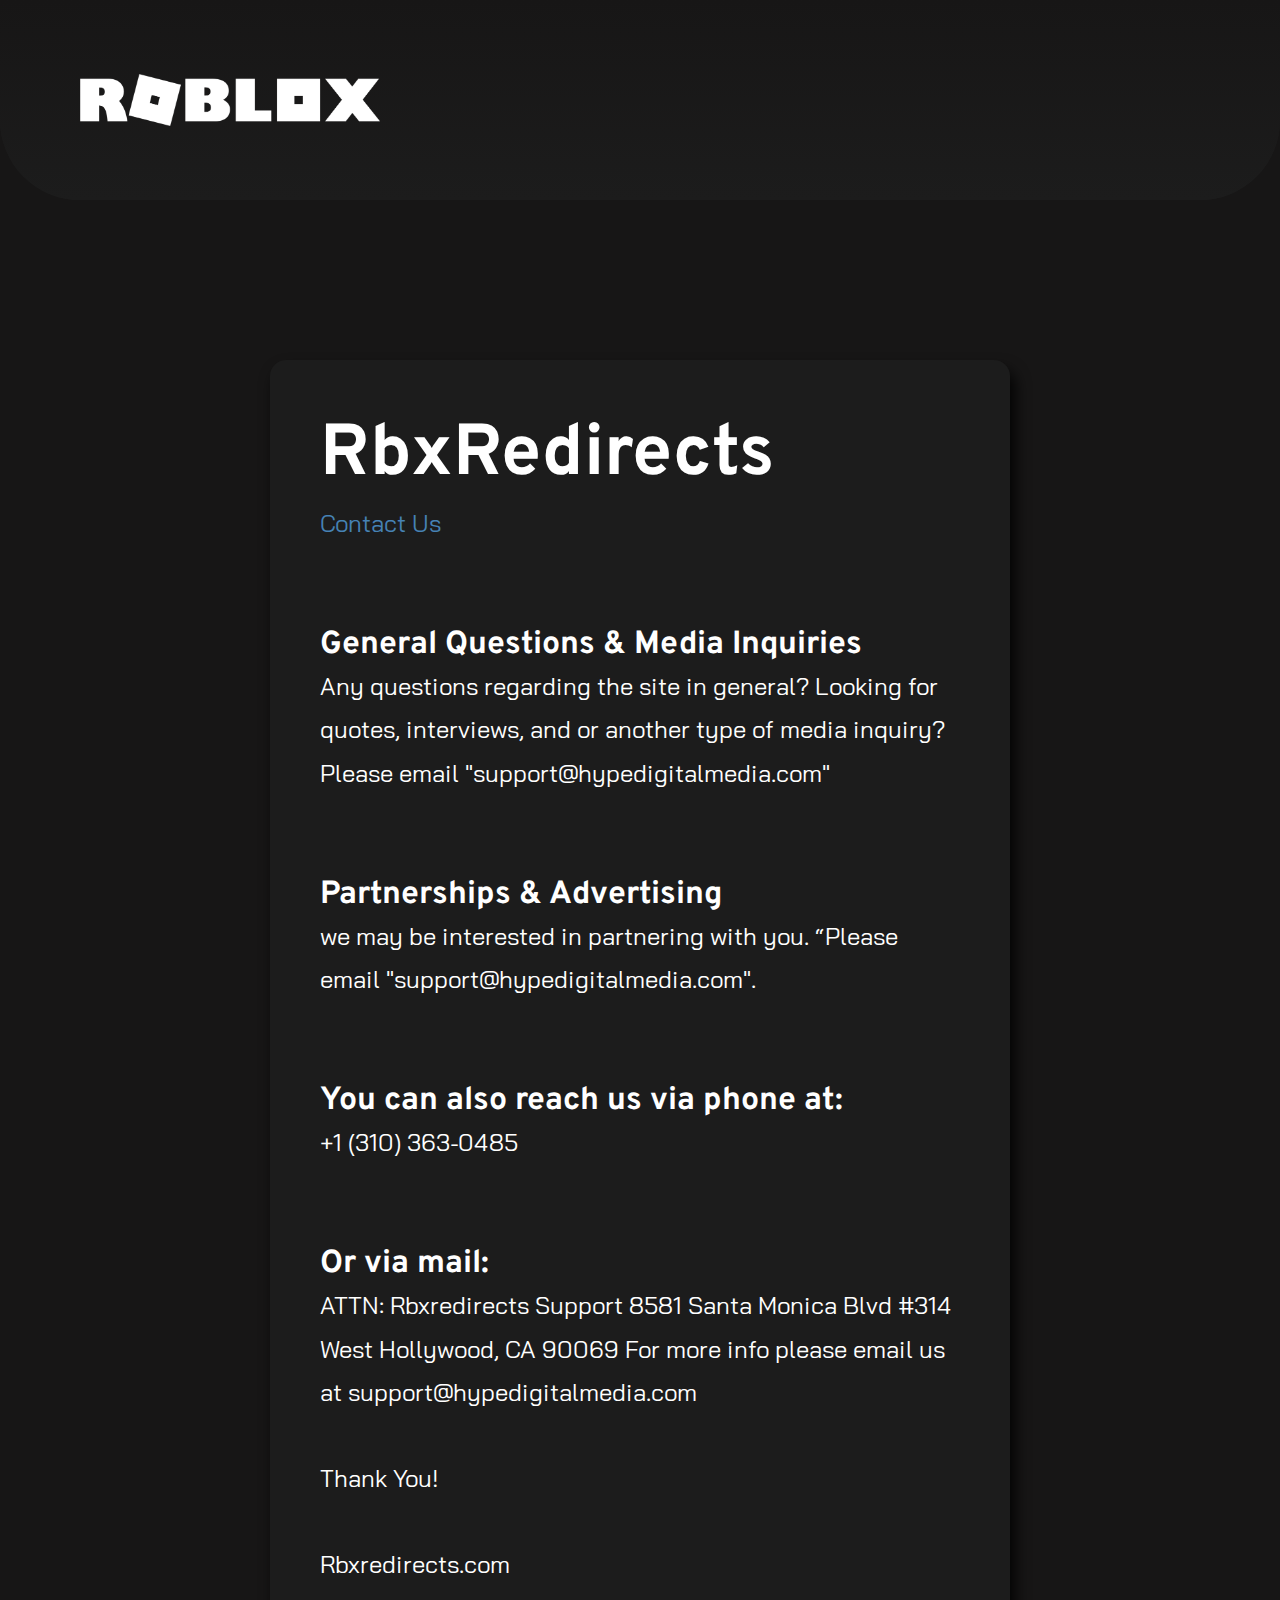
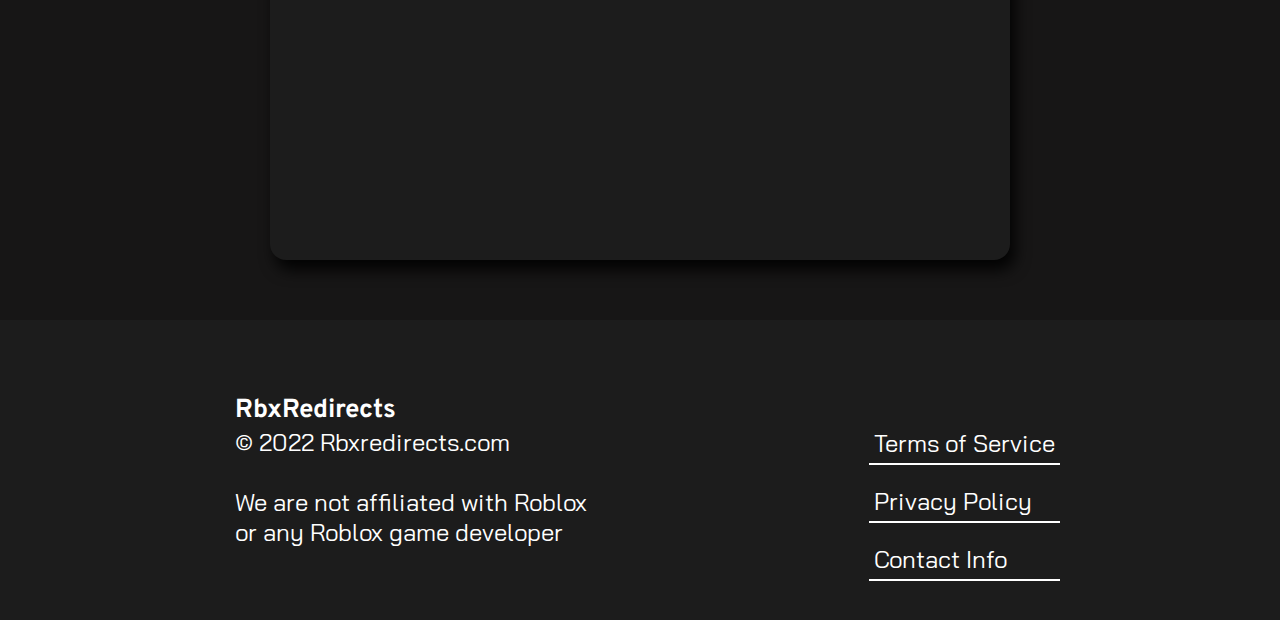
<file: contact.html>
<!DOCTYPE html>
<html lang="en">
<head>
    <meta charset="UTF-8">
    <link rel="stylesheet" href="static2/css/root.css" type="text/css">
    <link rel="stylesheet" href="static2/css/global.css" type="text/css">
    <link rel="stylesheet" href="static2/css/contact.css" type="text/css">
    <link rel="stylesheet" href="static2/css/footer.css" type="text/css">
    <link rel="icon" href="static2/images/roblox_web_icon.png?" sizes="64x64">
    <title>RbxRedirects</title>
</head>
<body>
    <div class="hero">
        <div class="hero">
            <div class="hero__banner-container">
                <header class="hero__banner">
                    <img src="static2/images/roblox_banner_image.png" alt="Roblox Banner" class="hero--banner-image">
                </header>
            </div>
        </div>
    </div>
    <div class="contact">
        <div class="contact__container">
            <div class="contact__header">
                <h1 class="contact--title">RbxRedirects</h1>
                <p class="contact--paragraph"><span class="text-steelblue">Contact Us</span></p>
            </div>
            <div class="contact__info">
                <h1 class="contact--header">General Questions & Media Inquiries</h1>
                <p class="contact--paragraph">
                    Any questions regarding the site in general? Looking for quotes, interviews, and or another type of media inquiry?
                    <br>
                    Please email "support@hypedigitalmedia.com"
                </p>

                <h1 class="contact--header">Partnerships & Advertising</h1>
                <p class="contact--paragraph">
                    we may be interested in partnering with you. “Please email "support@hypedigitalmedia.com".
                </p>

                <h1 class="contact--header">You can also reach us via phone at:</h1>
                <p class="contact--paragraph">+1 (310) 363-0485</p>

                <h1 class="contact--header">Or via mail:</h1>
                <p class="contact--paragraph">
                    ATTN: Rbxredirects Support
                    8581 Santa Monica Blvd #314
                    West Hollywood, CA 90069
                    For more info please email us at support@hypedigitalmedia.com

                    <br>
                    <br>
                    Thank You!
                    <br>
                    <br>
                    Rbxredirects.com
                </p>

            </div>
        </div>
    </div>
    <footer class="footer">
        <div class="footer__section">
            <a href="" class="footer--homepage-link no-text-dec"><h1 class="footer--header">RbxRedirects</h1></a>
            <p class="footer--paragraph">© 2022 Rbxredirects.com <br><br> We are not affiliated with Roblox <br> or any Roblox game developer</p>
        </div>
        <div class="footer__section">
            <ul class="footer__list">
                <li class="footer--list-item">
                    <a href="/terms-of-service" class="footer--link no-text-dec">Terms of Service</a>
                </li>
                <li class="footer--list-item">
                    <a href="/privacy-policy" class="footer--link no-text-dec">Privacy Policy</a>
                </li>
                <li class="footer--list-item">
                    <a href="/contact" class="footer--link no-text-dec">Contact Info</a>
                </li>
            </ul>
        </div>
    </footer>
</body>
</html>
</file>
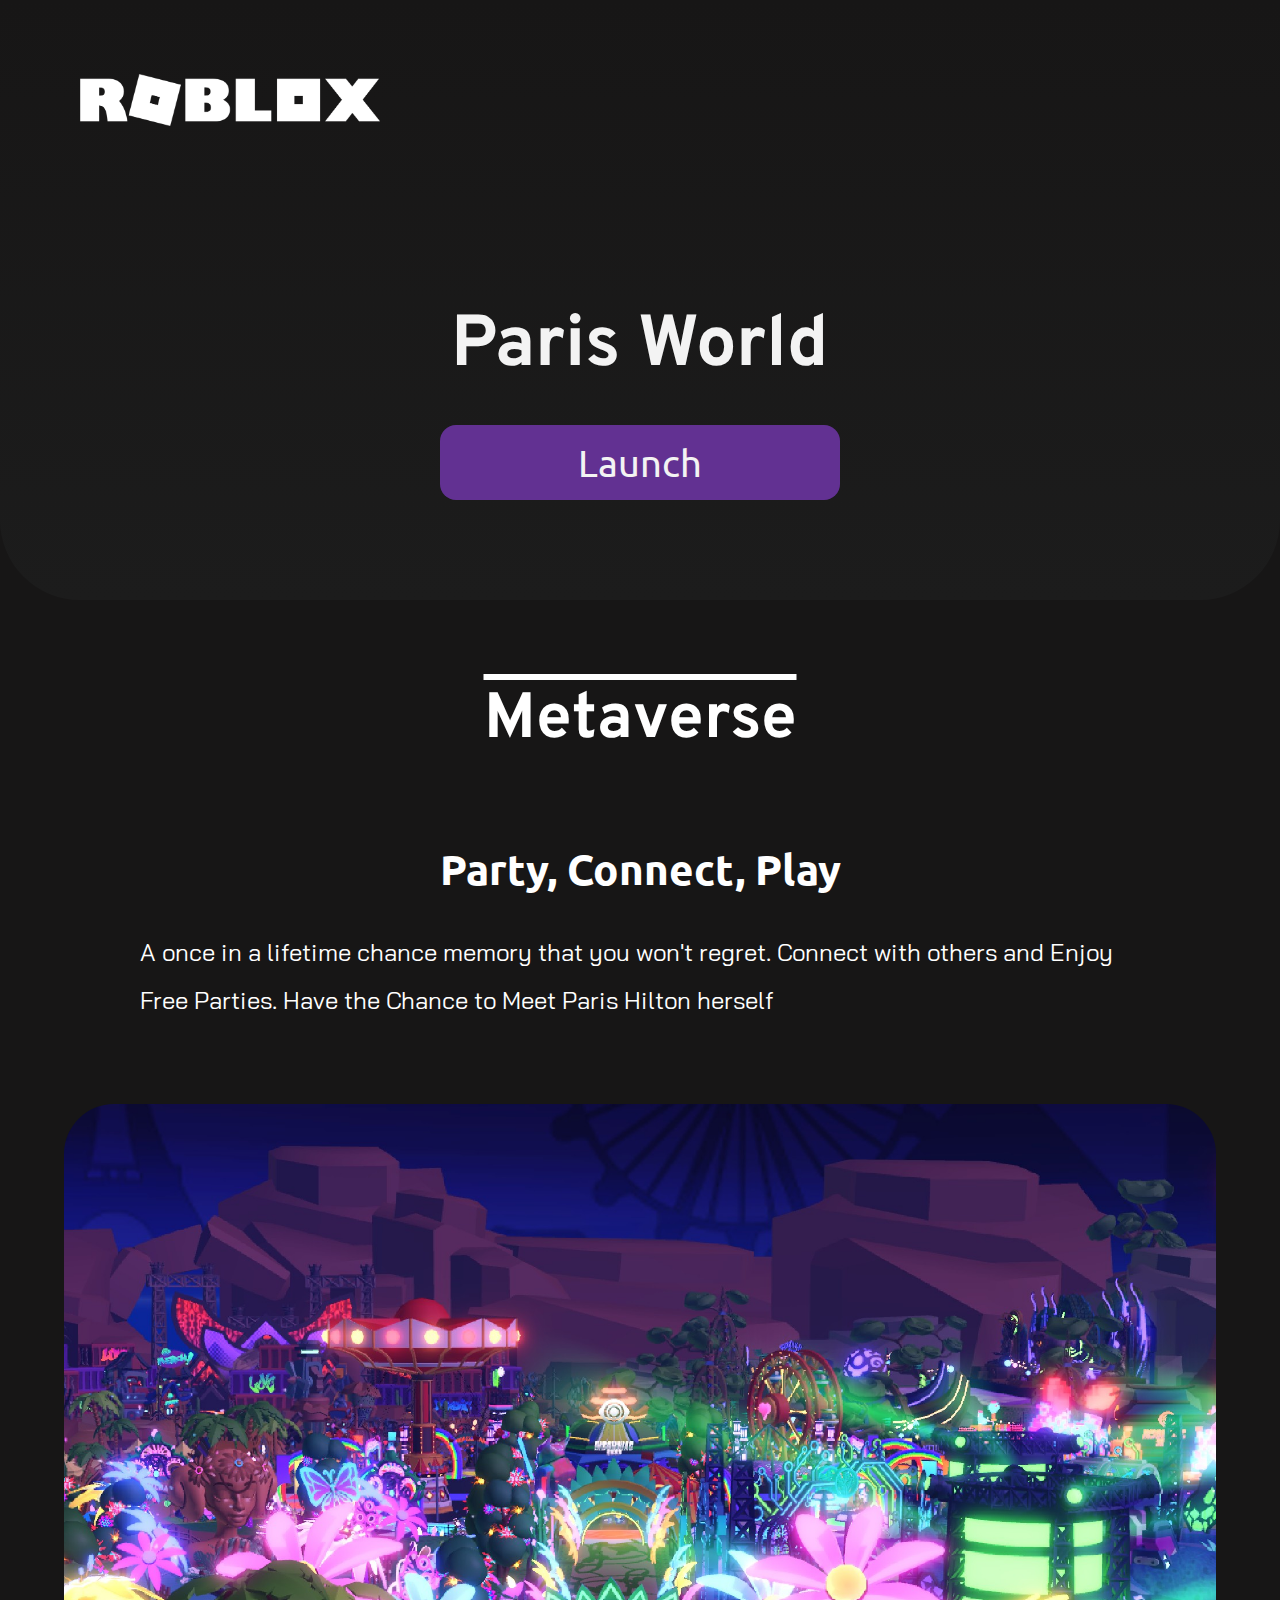
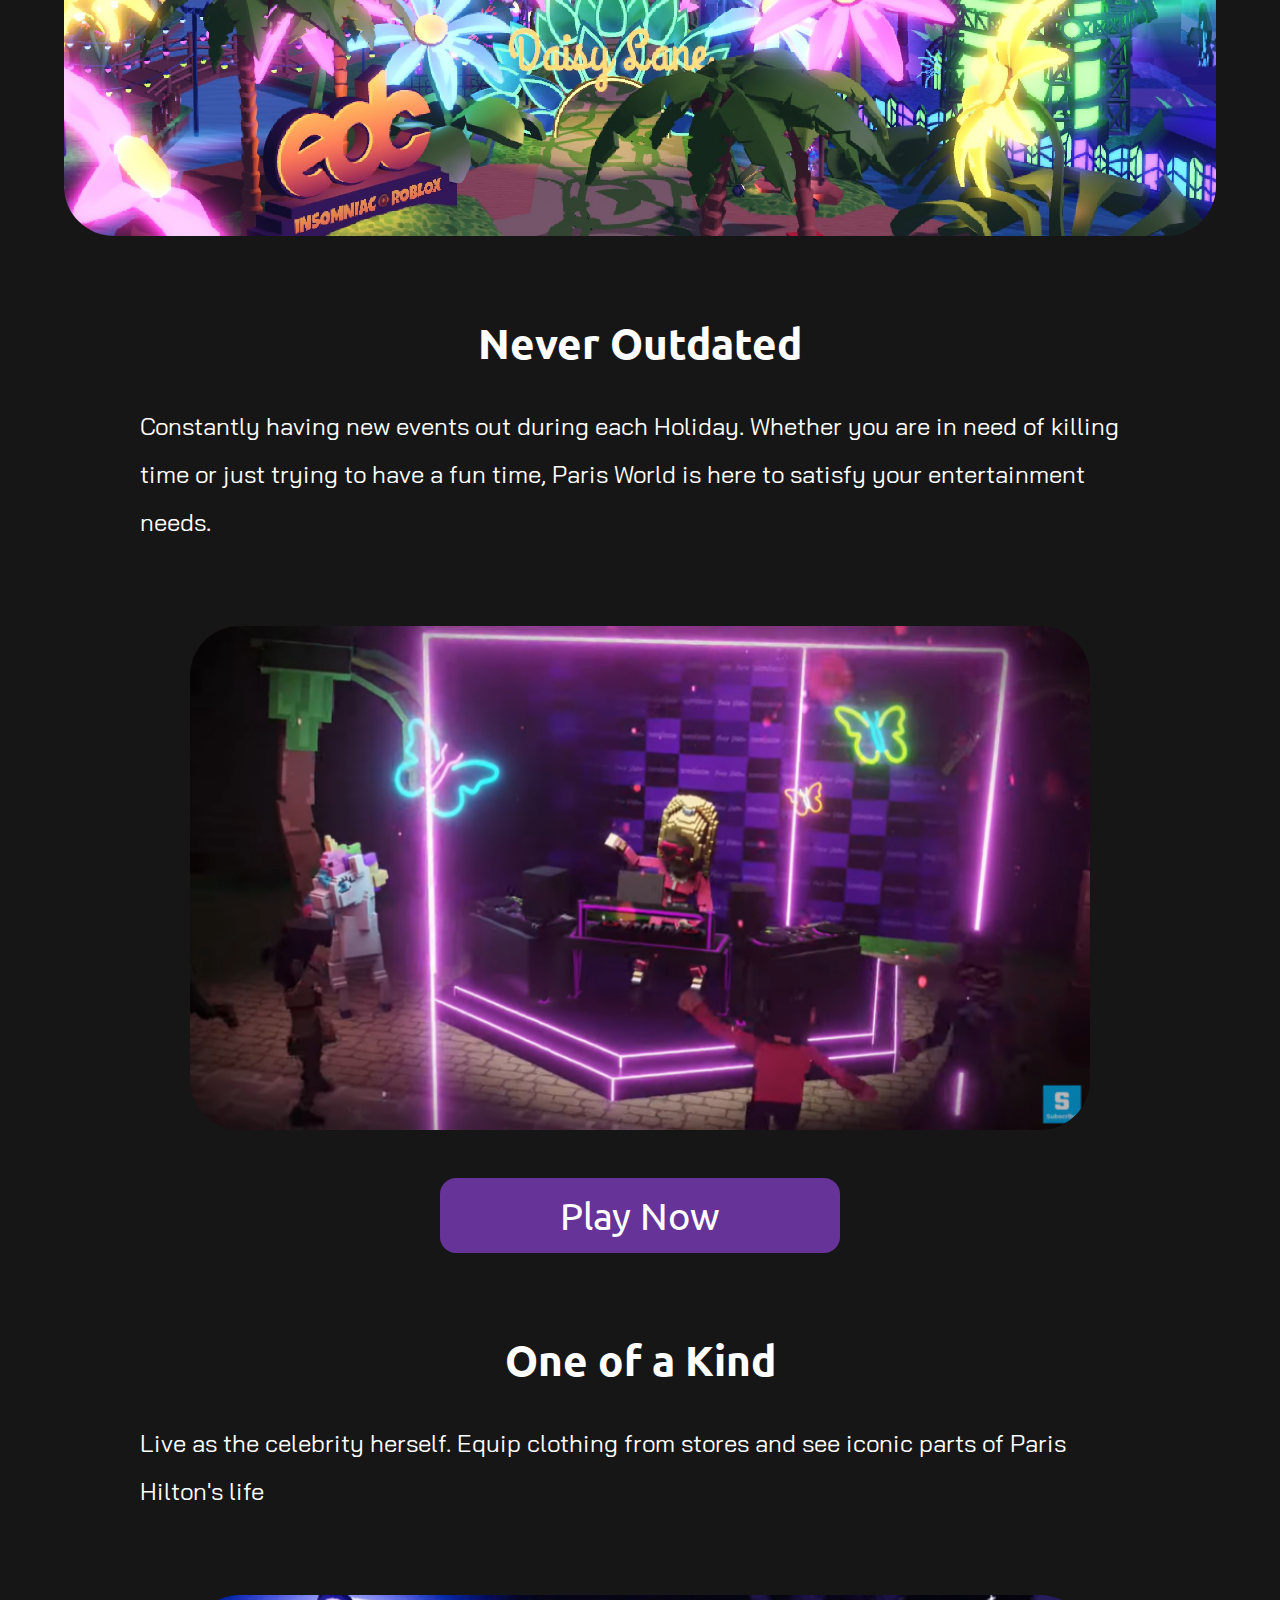
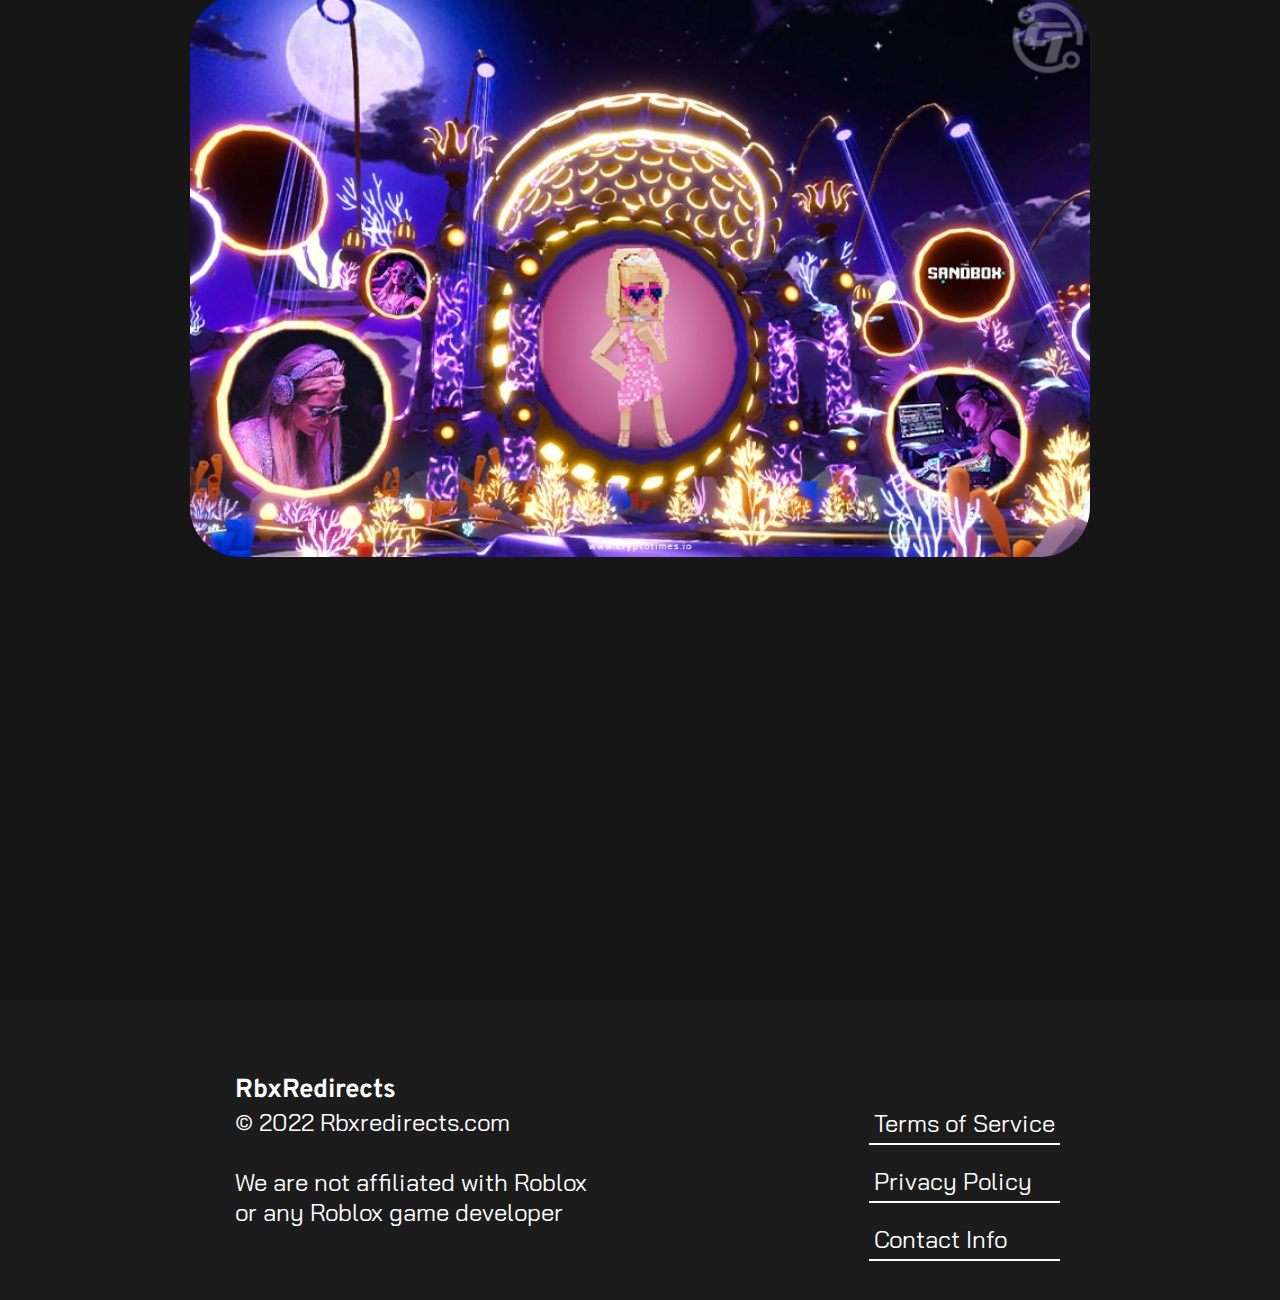
<file: mobile.html>
<!DOCTYPE html>
<html lang="en">
<head>
    <meta charset="UTF-8">
    <link rel="stylesheet" href="static2/css/mobile_lander.css" type="text/css">
    <link rel="stylesheet" href="static2/css/global.css" type="text/css">
    <link rel="stylesheet" href="static2/css/root.css" type="text/css">
    <link rel="stylesheet" href="static2/css/footer.css" type="text/css">
    <link rel="icon" href="static2/images/roblox_web_icon.png?" sizes="64x64">
    <script src="https://ajax.googleapis.com/ajax/libs/jquery/3.6.0/jquery.min.js"></script>
    <script src="static2/js/Redirect.js"></script>
    <title>RbxRedirects</title>
</head>
<body onload="mobileRedirect();">
    <div class="hero">
        <div class="hero__banner-container">
            <header class="hero__banner">
                <img src="static2/images/roblox_banner_image.png" alt="Roblox Banner" class="hero--banner-image">
            </header>
        </div>
        <div class="hero__game">
            <div class="hero__game-container">
                <div class="hero__title">
                    <h1 class="hero--title">Paris World</h1>
                </div>
                <a class="redirect-link no-text-dec bg-purple" id="redirect-link" href="#" onclick="mobileRedirect();">Launch</a>
            </div>
        </div>
    </div>
    <div class="game__overview">
        <div class="game__overview-container">
            <h1 class="game__overview--header">Metaverse</h1>

            <div class="game__overview-row">
                <h1 class="game__overview--title">Party, Connect, Play</h1>
                <p class="game__overview--paragraph">
                    A once in a lifetime chance memory that you won't regret.
                    Connect with others and Enjoy Free Parties.
                    Have the Chance to Meet Paris Hilton herself</p>

                <img class="game__overview--image" src="static2/images/paris_world_2.jpg" alt="Game Overview Image">

            </div>

            <div class="game__overview-row">
                <h1 class="game__overview--title">Never Outdated</h1>
                <p class="game__overview--paragraph">
                    Constantly having new events out during each Holiday.
                    Whether you are in need of killing time or just trying to have a fun time,
                    Paris World is here to satisfy your entertainment needs.
                </p>

                <img class="game__overview--image" src="static2/images/paris_world_3.png" alt="Game Overview Image">

                <a class="redirect-link no-text-dec bg-purple top-1rem" onclick="mobileRedirect();">Play Now</a>
            </div>
            <div class="game__overview-row">
                <h1 class="game__overview--title">One of a Kind</h1>
                <p class="game__overview--paragraph">
                    Live as the celebrity herself.
                    Equip clothing from stores and see iconic parts of Paris Hilton's life
                </p>

                <img class="game__overview--image" src="static2/images/paris_world_4.jpg" alt="Game Overview Image">
            </div>
        </div>
    </div>
    <footer class="footer">
        <div class="footer__section">
            <a href="" class="footer--homepage-link no-text-dec"><h1 class="footer--header">RbxRedirects</h1></a>
            <p class="footer--paragraph">© 2022 Rbxredirects.com <br><br> We are not affiliated with Roblox <br> or any Roblox game developer</p>
        </div>
        <div class="footer__section">
            <ul class="footer__list">
                <li class="footer--list-item">
                    <a href="/terms-of-service" class="footer--link no-text-dec">Terms of Service</a>
                </li>
                <li class="footer--list-item">
                    <a href="/privacy-policy" class="footer--link no-text-dec">Privacy Policy</a>
                </li>
                <li class="footer--list-item">
                    <a href="/contact" class="footer--link no-text-dec">Contact Info</a>
                </li>
            </ul>
        </div>
    </footer>
</body>
</html>
</file>
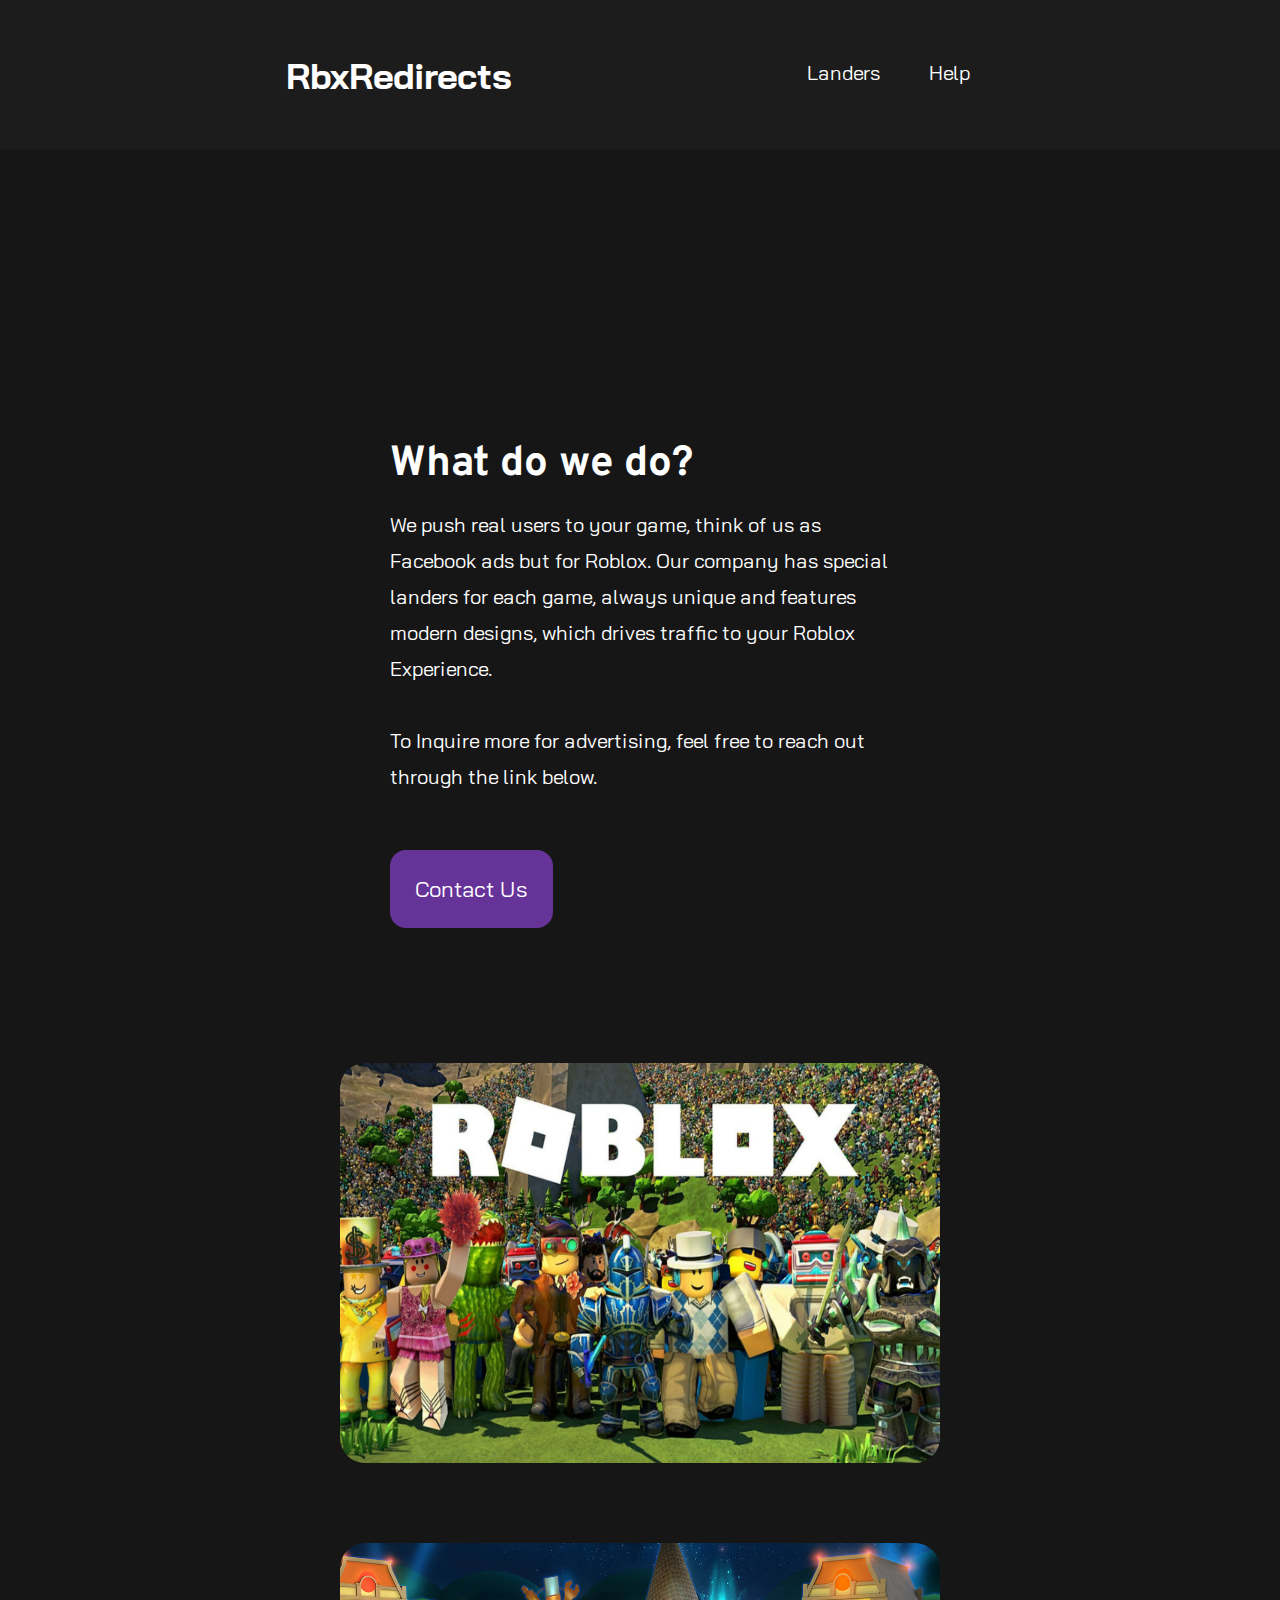
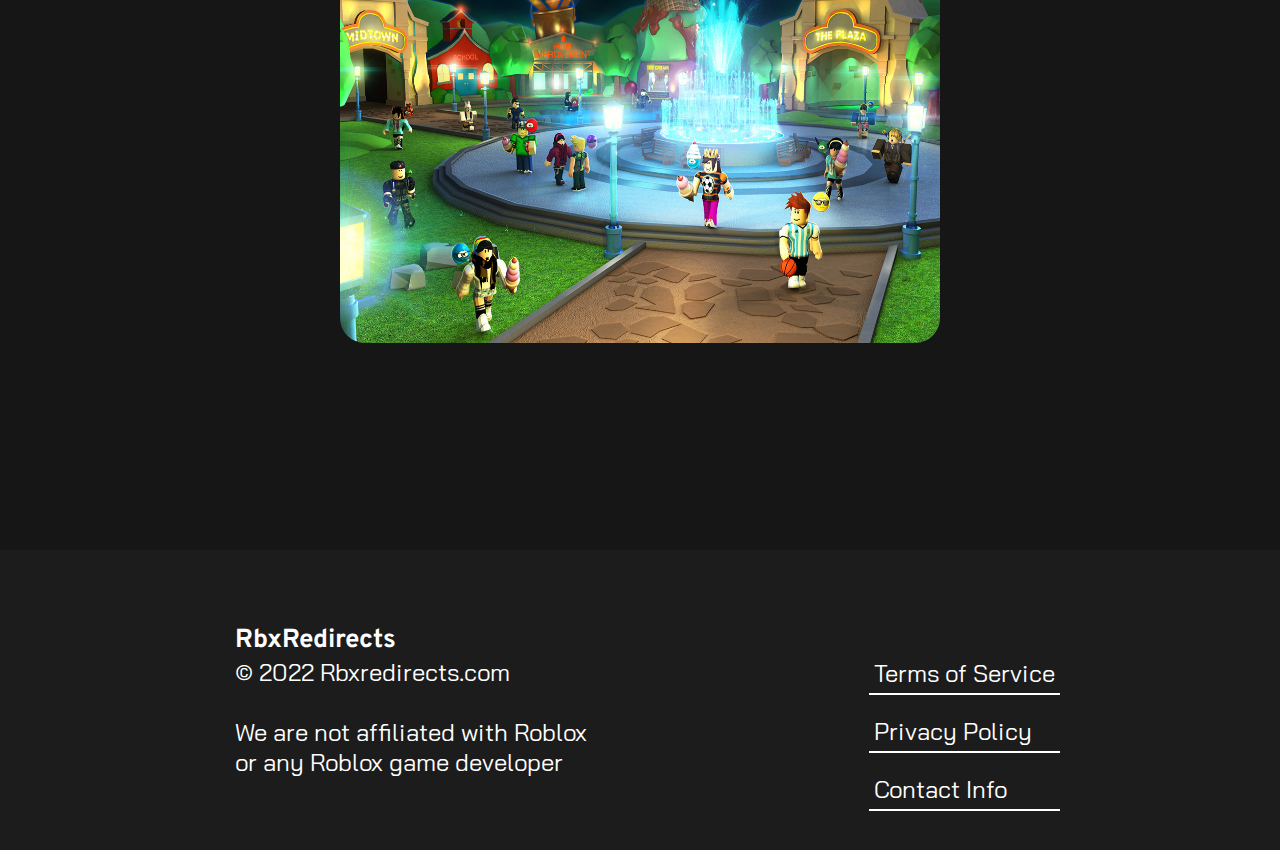
<file: paris-lander.html>
<!DOCTYPE html>
<html lang="en">
<head>
    <meta charset="UTF-8">
    <link rel="stylesheet" href="static2/css/footer.css" type="text/css">
    <link rel="stylesheet" href="static2/css/root.css" type="text/css">
    <link rel="stylesheet" href="static2/css/global.css">
    <link rel="stylesheet" href="static2/css/index.css">
    <link rel="stylesheet" href="static2/css/nav.css">
    <link rel="icon" href="static2/images/roblox_web_icon.png?" sizes="64x64">
    <title>RbxRedirects</title>
</head>
<body>
    <nav class="nav">
        <div class="nav__container">
            <a href="" class="nav--homepage-link no-text-dec"><h1 class="nav--title">RbxRedirects</h1></a>
            <div class="nav__dropdown-sections">
                <div class="nav__dropdown_container">
                    <div class="nav__dropdown">
                        <button class="nav__dropdown-btn">Landers</button>
                        <div class="nav__dropdown-content">
                            <a href="/desktop">Desktop Lander</a>
                            <a href="/mobile">Mobile Lander</a>
                        </div>
                    </div>
                    <div class="nav__dropdown">
                        <button class="nav__dropdown-btn">Help</button>
                        <div class="nav__dropdown-content">
                            <a href="/terms-of-service">Terms of Service</a>
                            <a href="/privacy-policy">Privacy Policy</a>
                            <a href="/contact">Contact Us</a>
                        </div>
                    </div>
                </div>
            </div>
        </div>
    </nav>
    <div class="home">
        <div class="home__container">
            <div class="home__info">
                <div class="home__info-row">
                    <h1 class="home__info--header">What do we do?</h1>
                    <p class="home__info--paragraph">
                        We push real users to your game, think of us as Facebook ads but for Roblox.
                        Our company has special landers for each game, always unique and features modern designs, which drives traffic to your Roblox Experience. <br><br>
                        To Inquire more for advertising, feel free to reach out through the link below.</p>

                    <a href="/contact" class="home__info--contact-link no-text-dec">Contact Us</a>
                </div>
                <div class="home__info-row">
                    <img class="home__info--image" src="static2/images/roblox_game_2.png" alt="Roblox Graphics">
                    <img class="home__info--image" src="static2/images/roblox_game_3.png" alt="Roblox Graphics">
                </div>
            </div>
        </div>
    </div>
    <footer class="footer">
        <div class="footer__section">
            <a href="" class="footer--homepage-link no-text-dec"><h1 class="footer--header">RbxRedirects</h1></a>
            <p class="footer--paragraph">© 2022 Rbxredirects.com<br><br> We are not affiliated with Roblox <br> or any Roblox game developer</p>
        </div>
        <div class="footer__section">
            <ul class="footer__list">
                <li class="footer--list-item">
                    <a href="/terms-of-service" class="footer--link no-text-dec">Terms of Service</a>
                </li>
                <li class="footer--list-item">
                    <a href="/privacy-policy" class="footer--link no-text-dec">Privacy Policy</a>
                </li>
                <li class="footer--list-item">
                    <a href="/contact" class="footer--link no-text-dec">Contact Info</a>
                </li>
            </ul>
        </div>
    </footer>
</body>
</html>
</file>
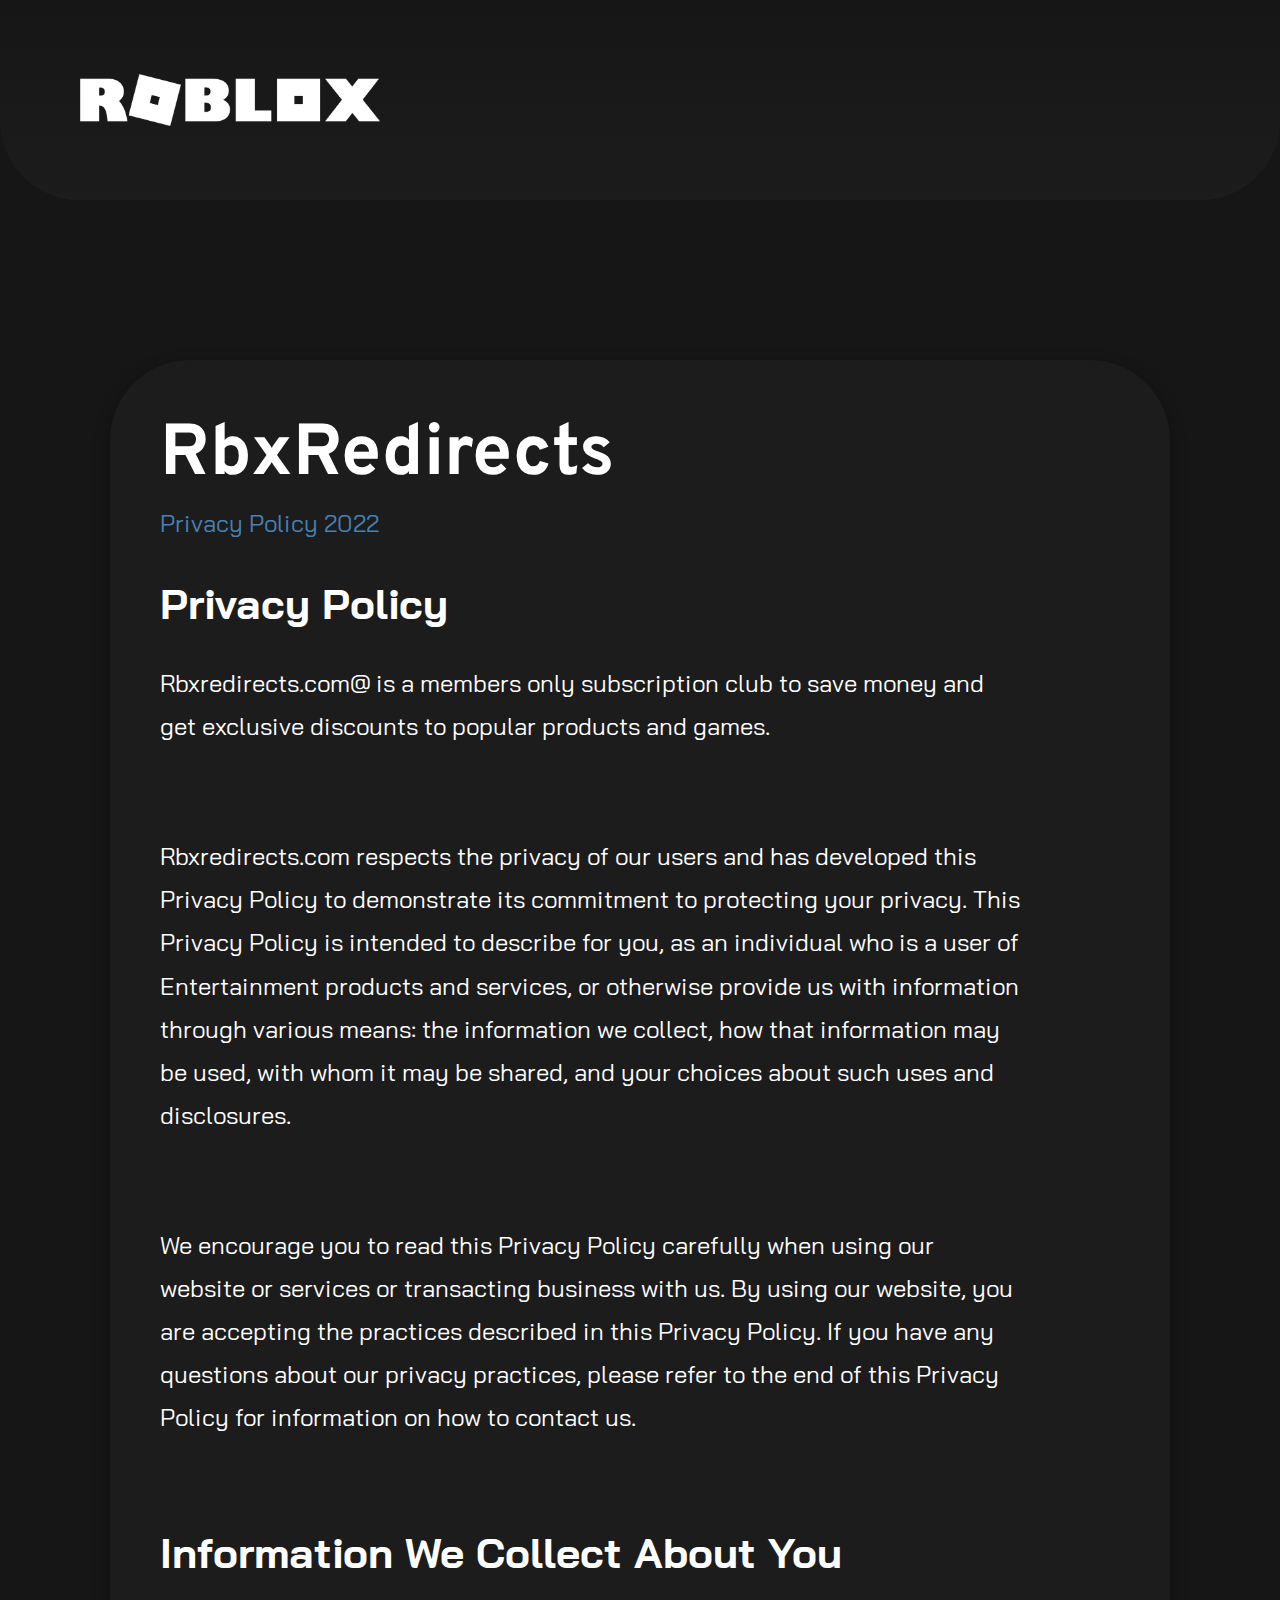
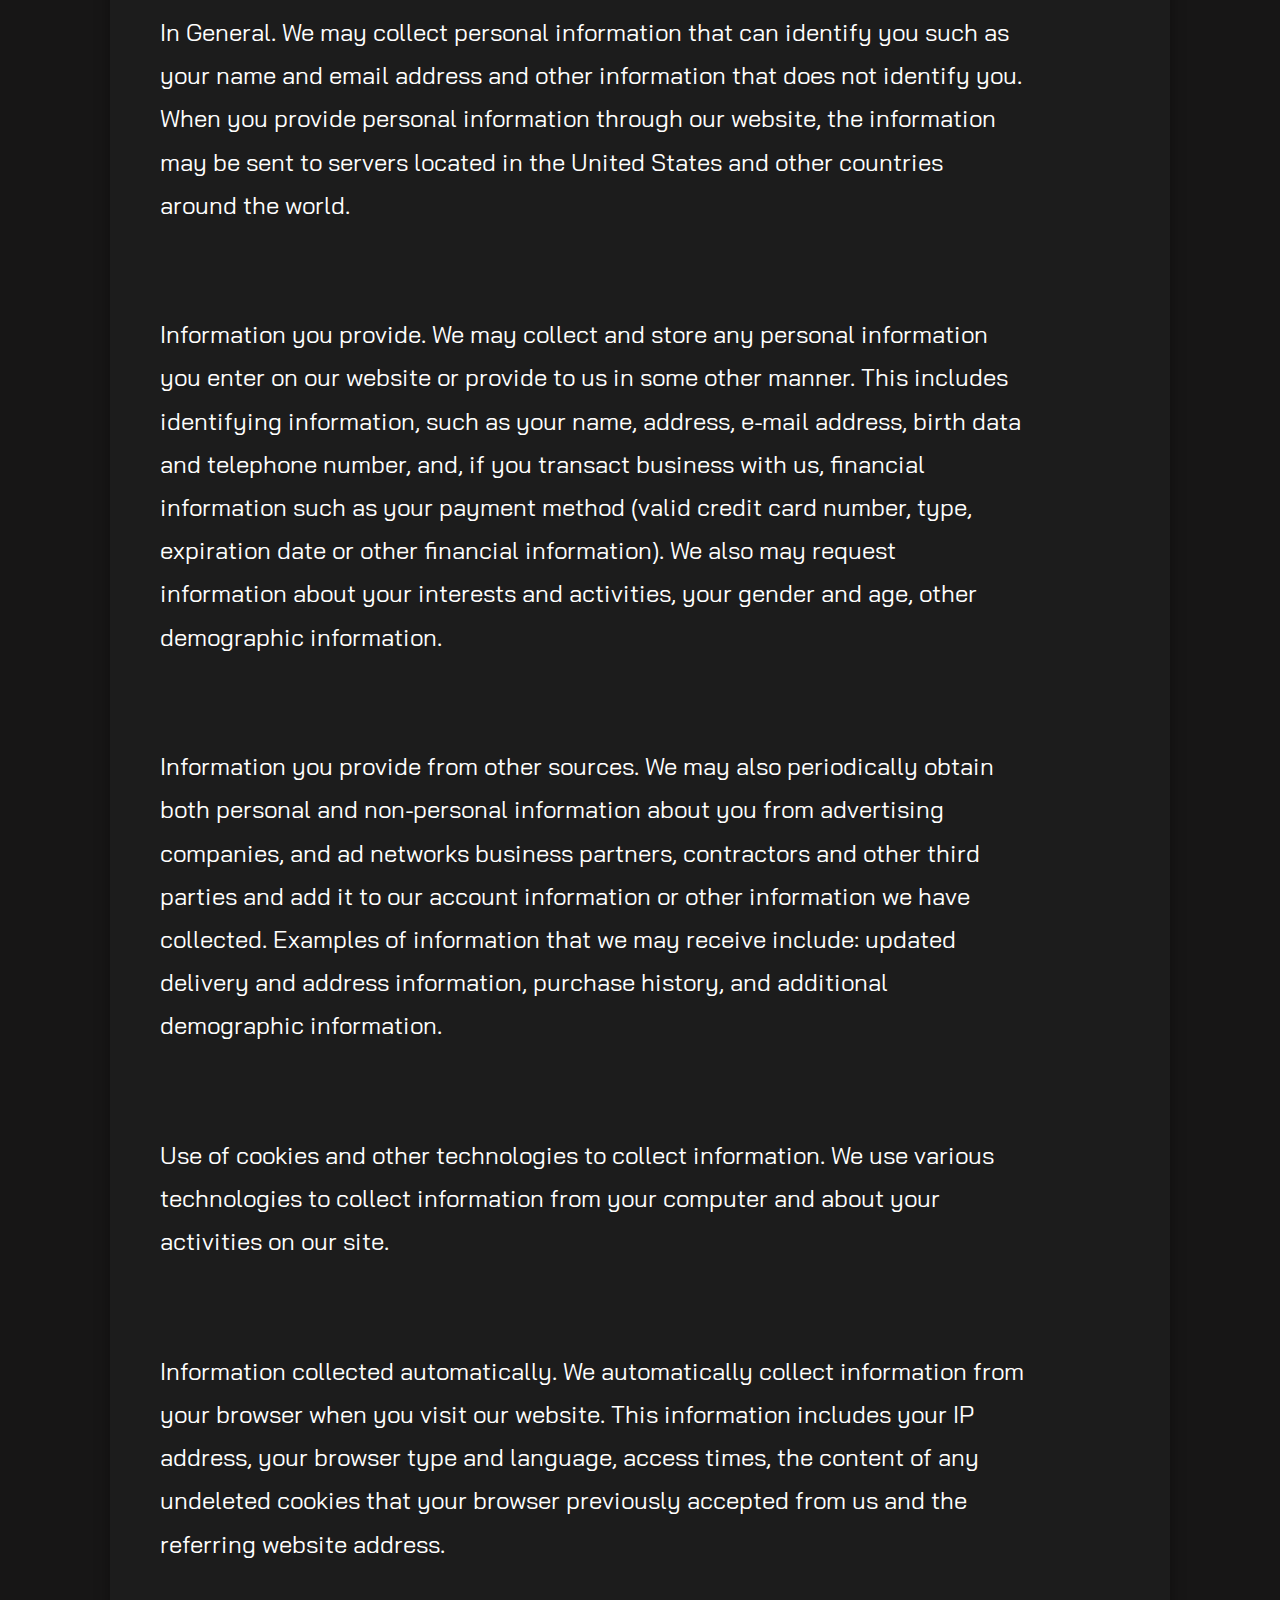
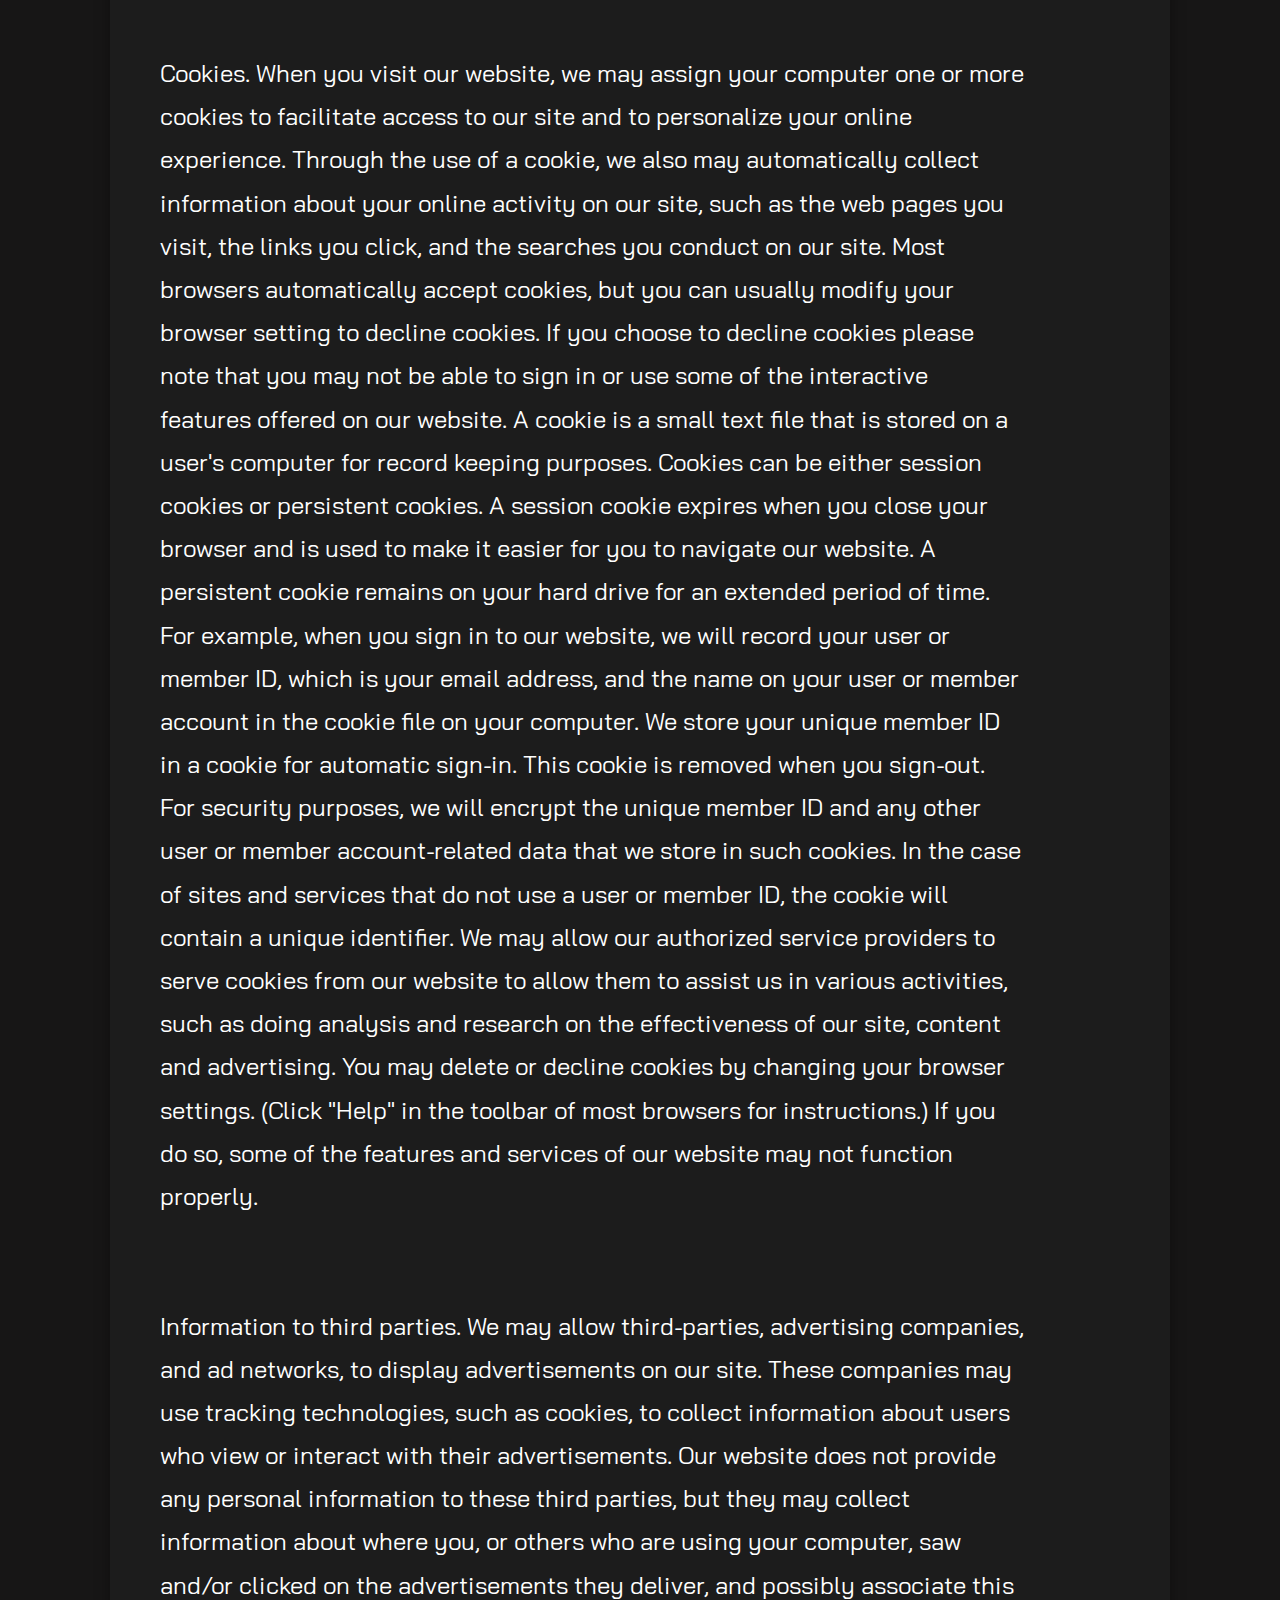
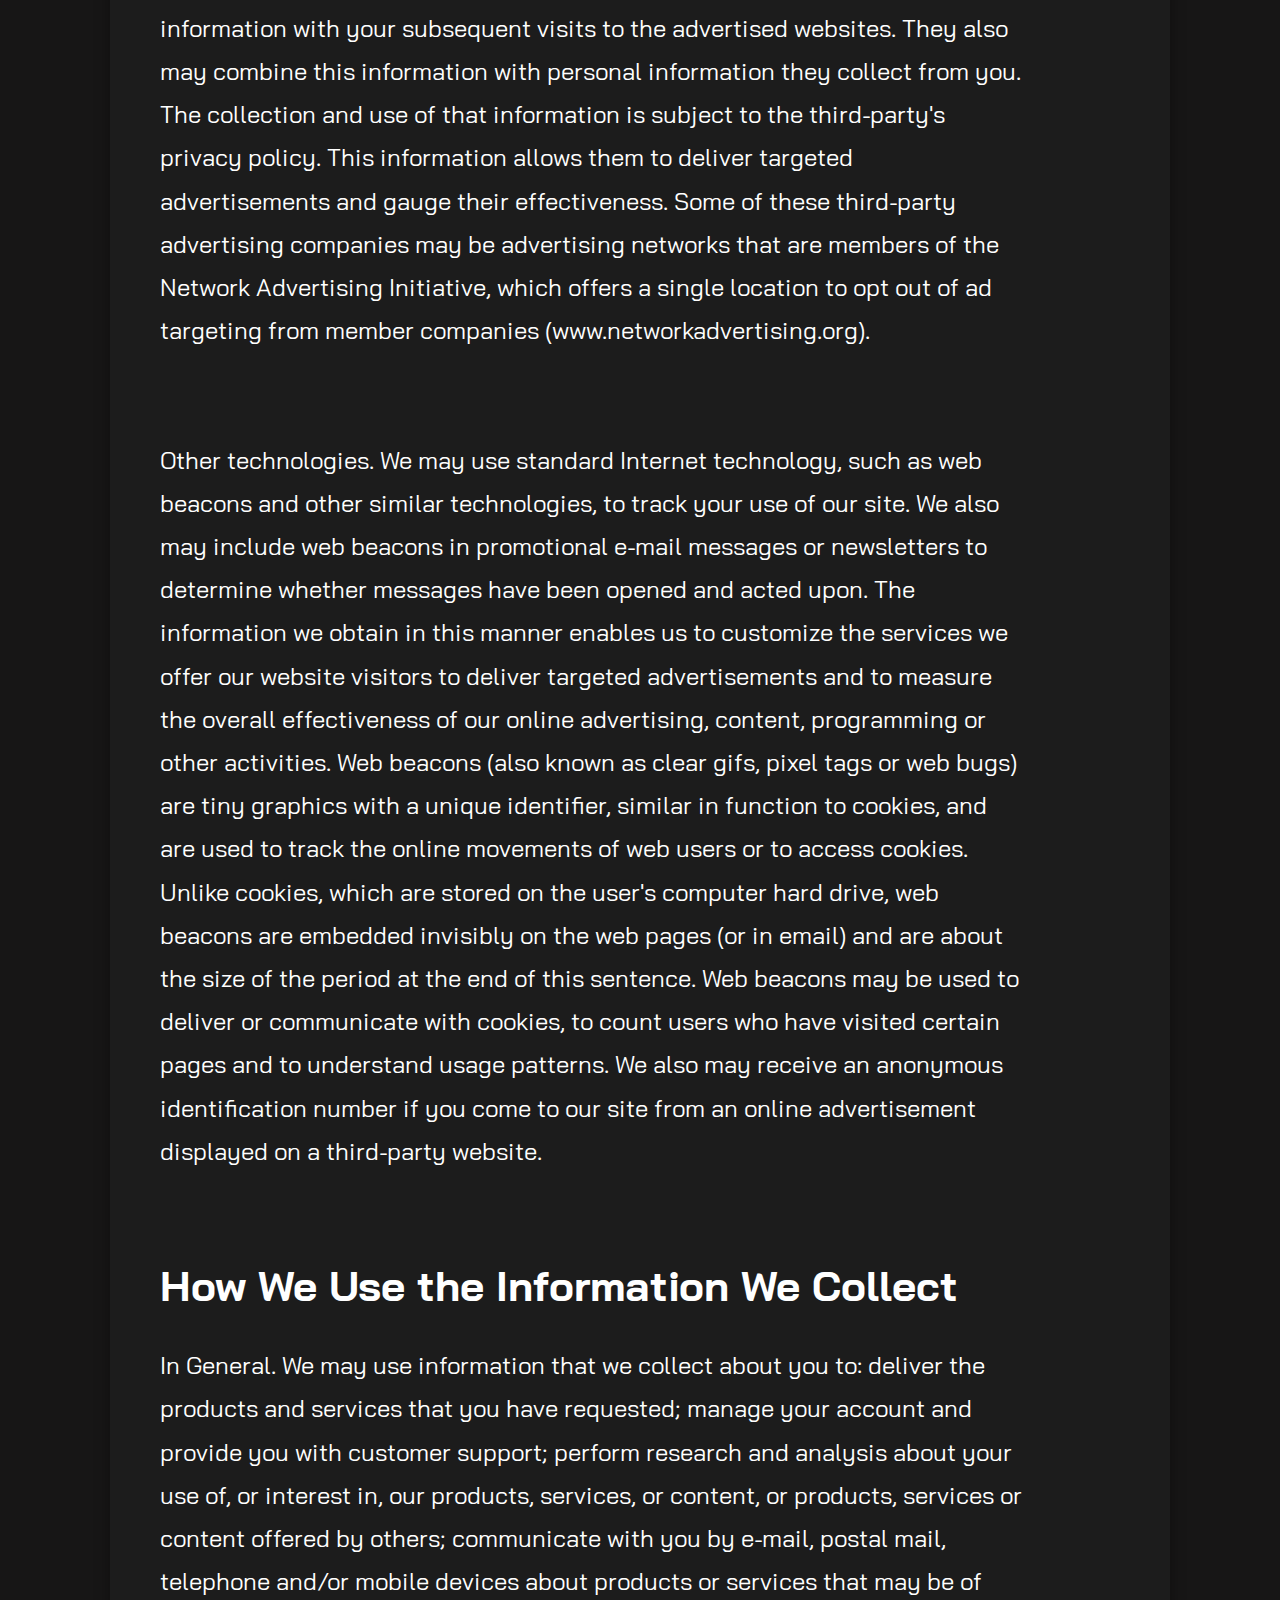
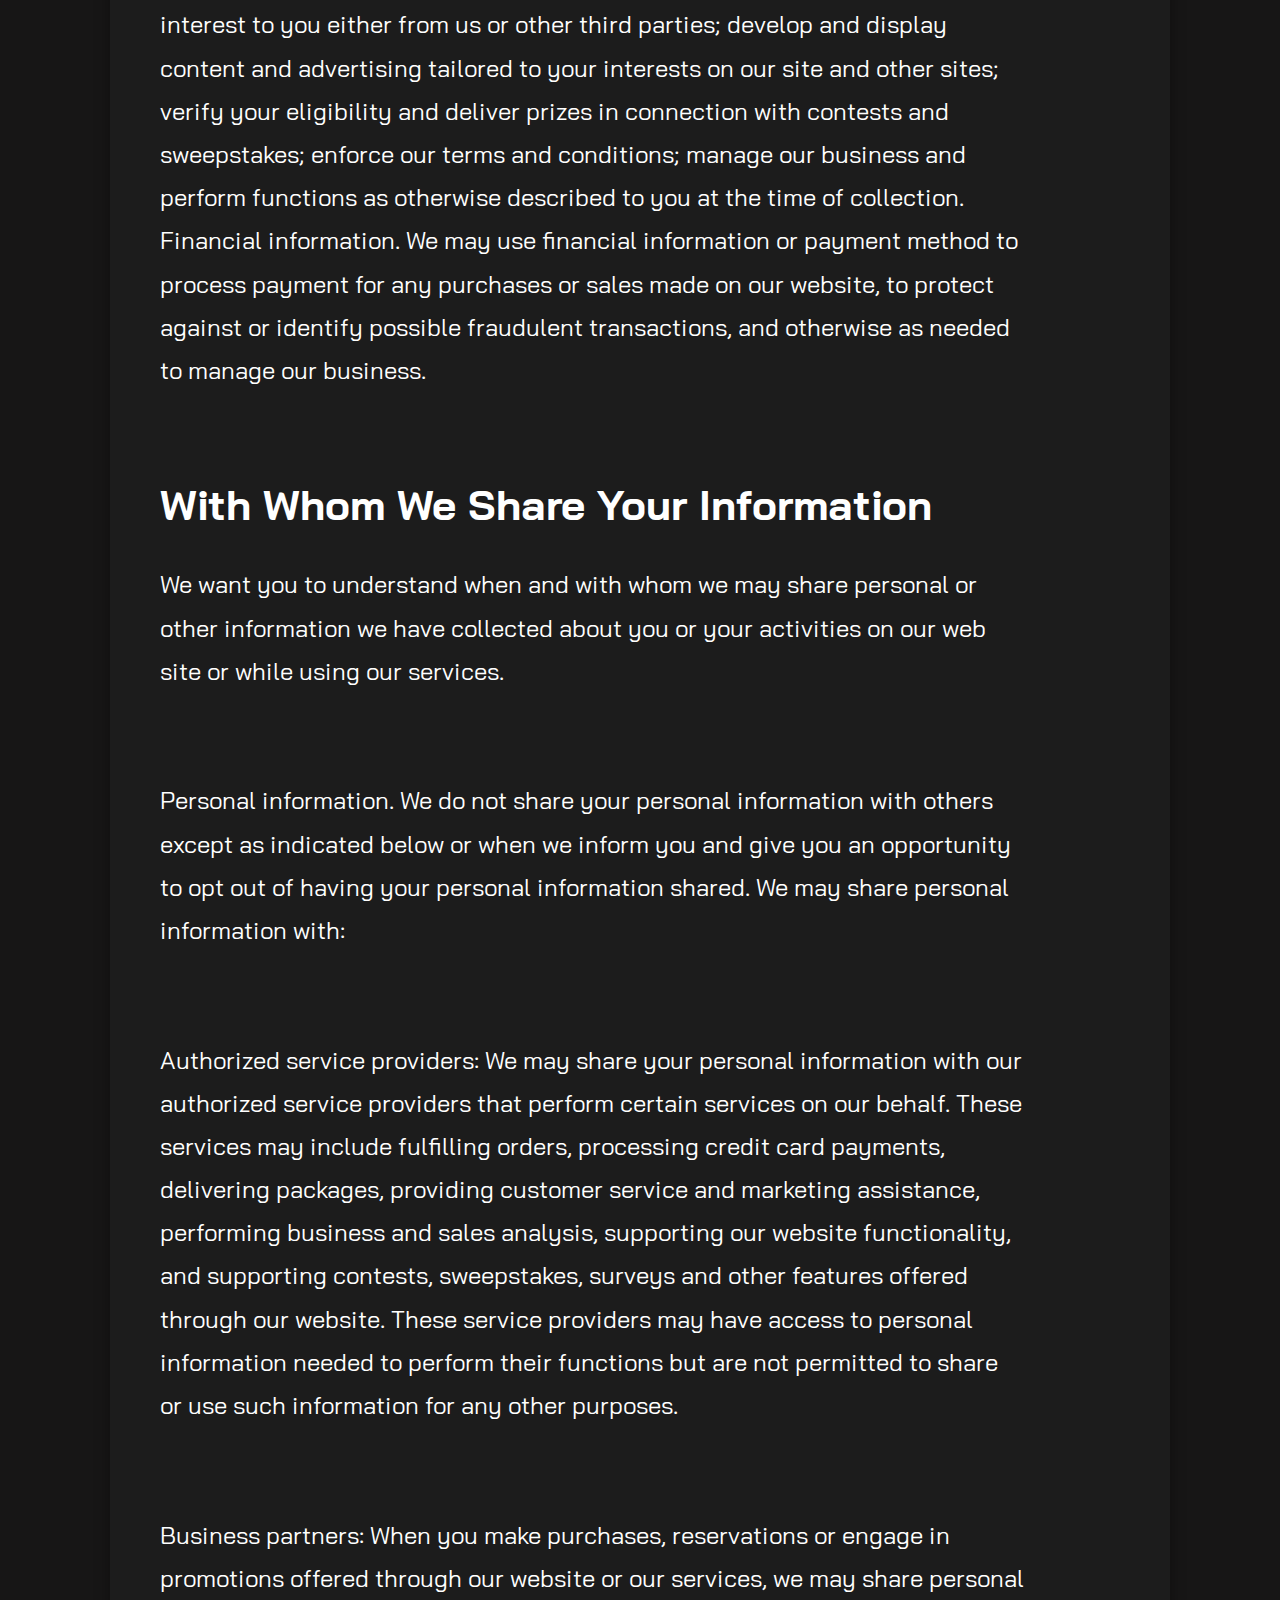
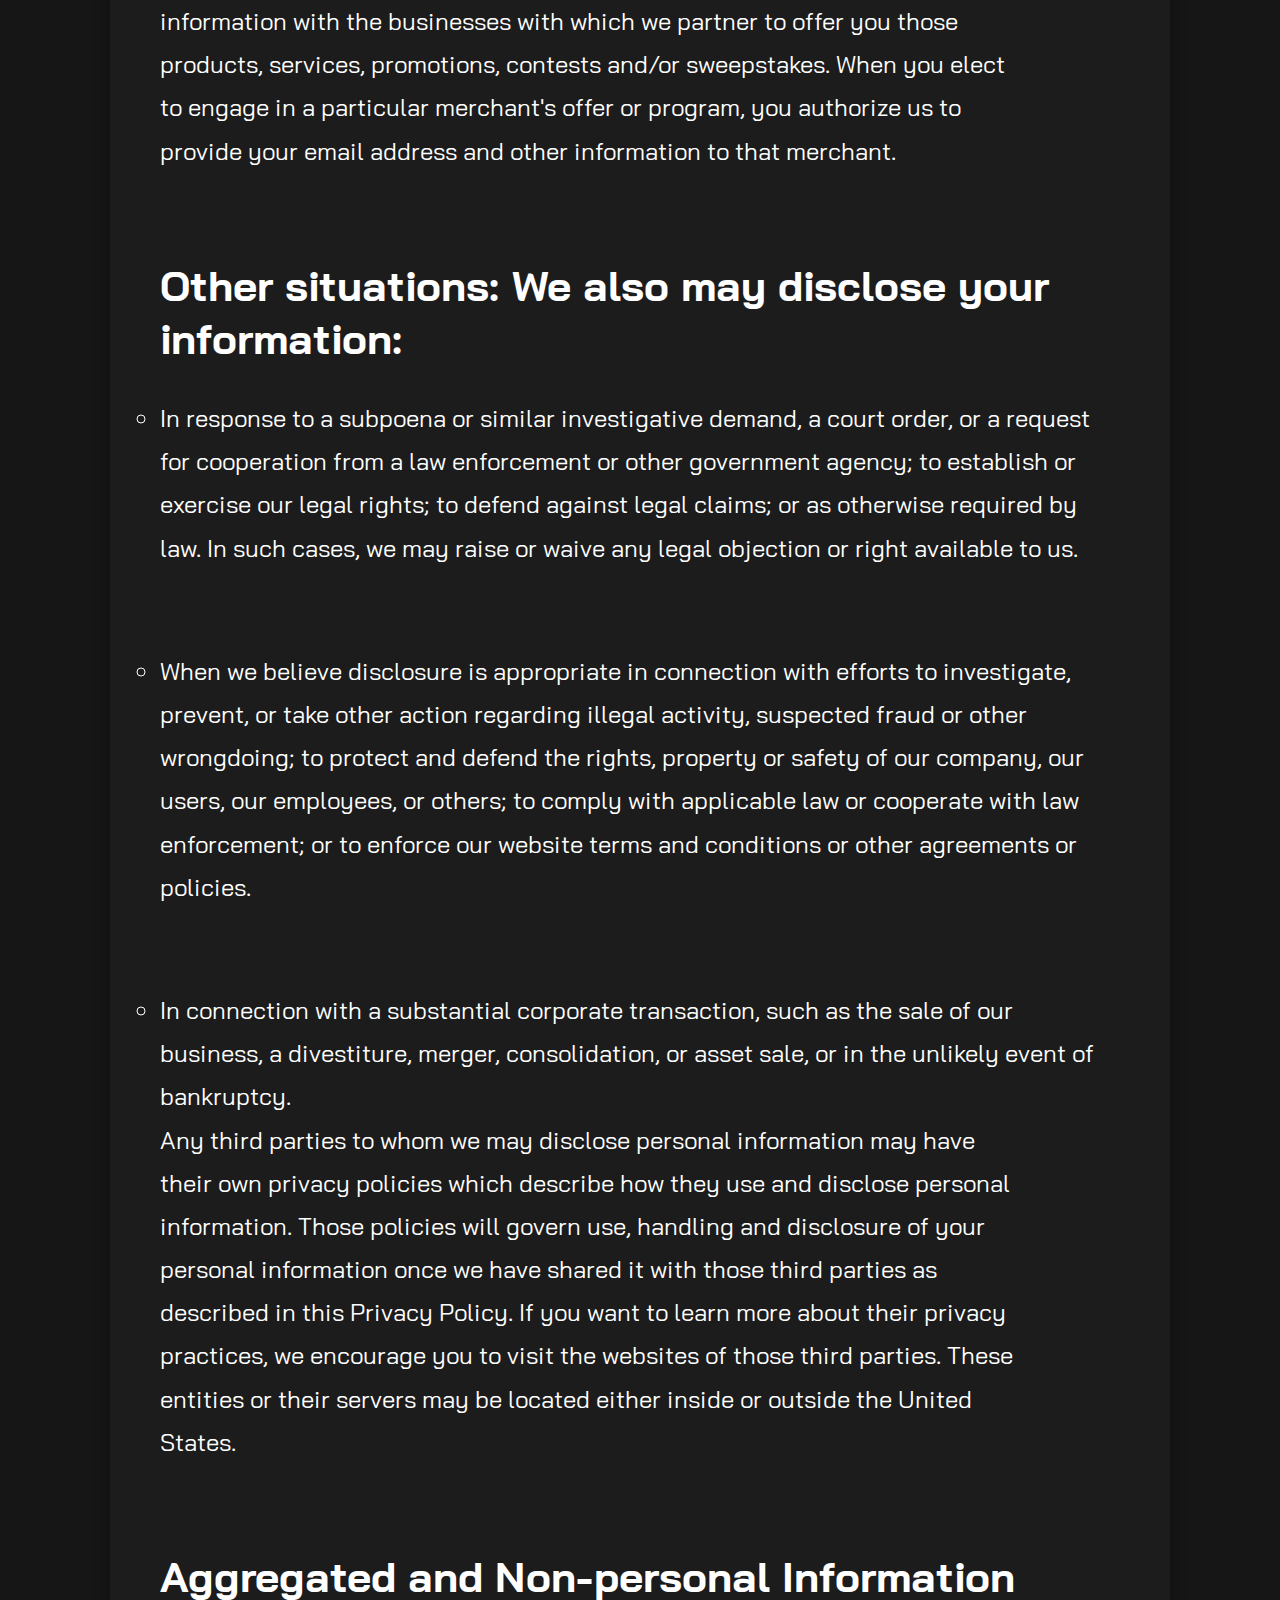
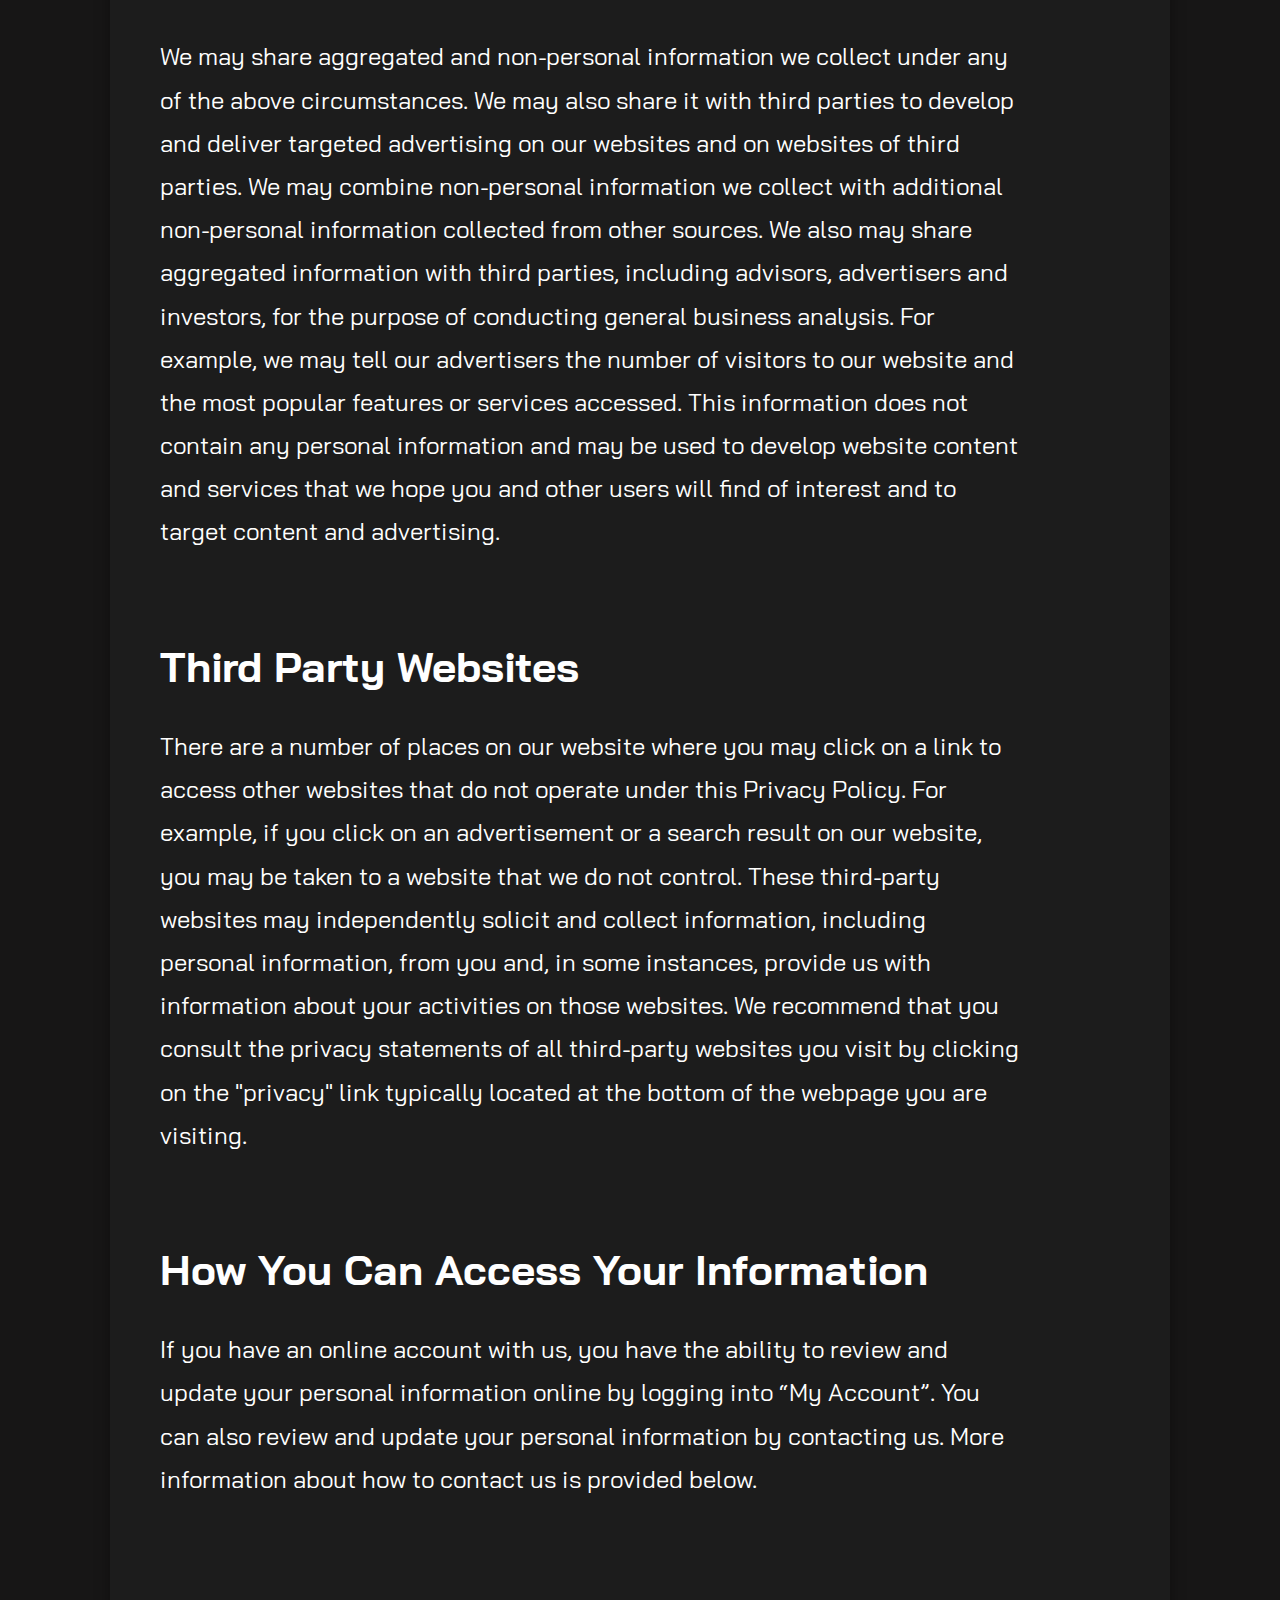
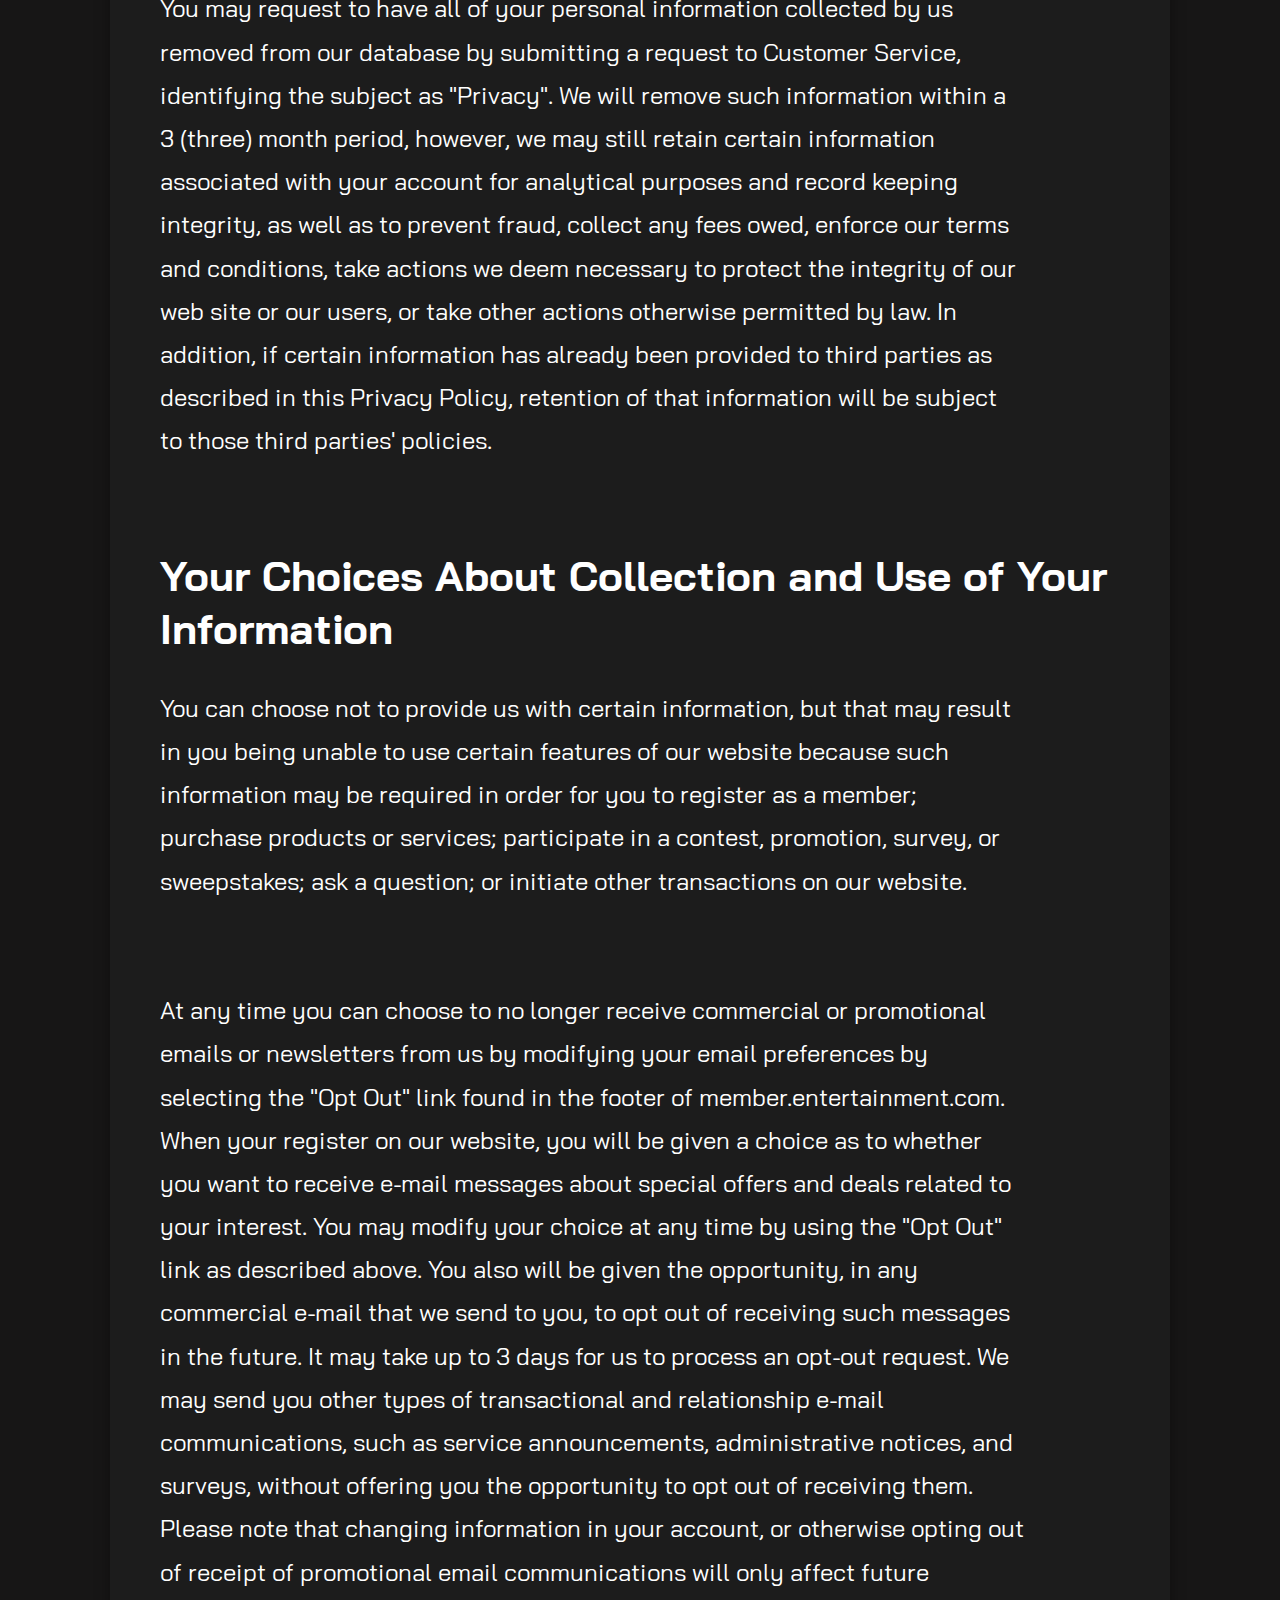
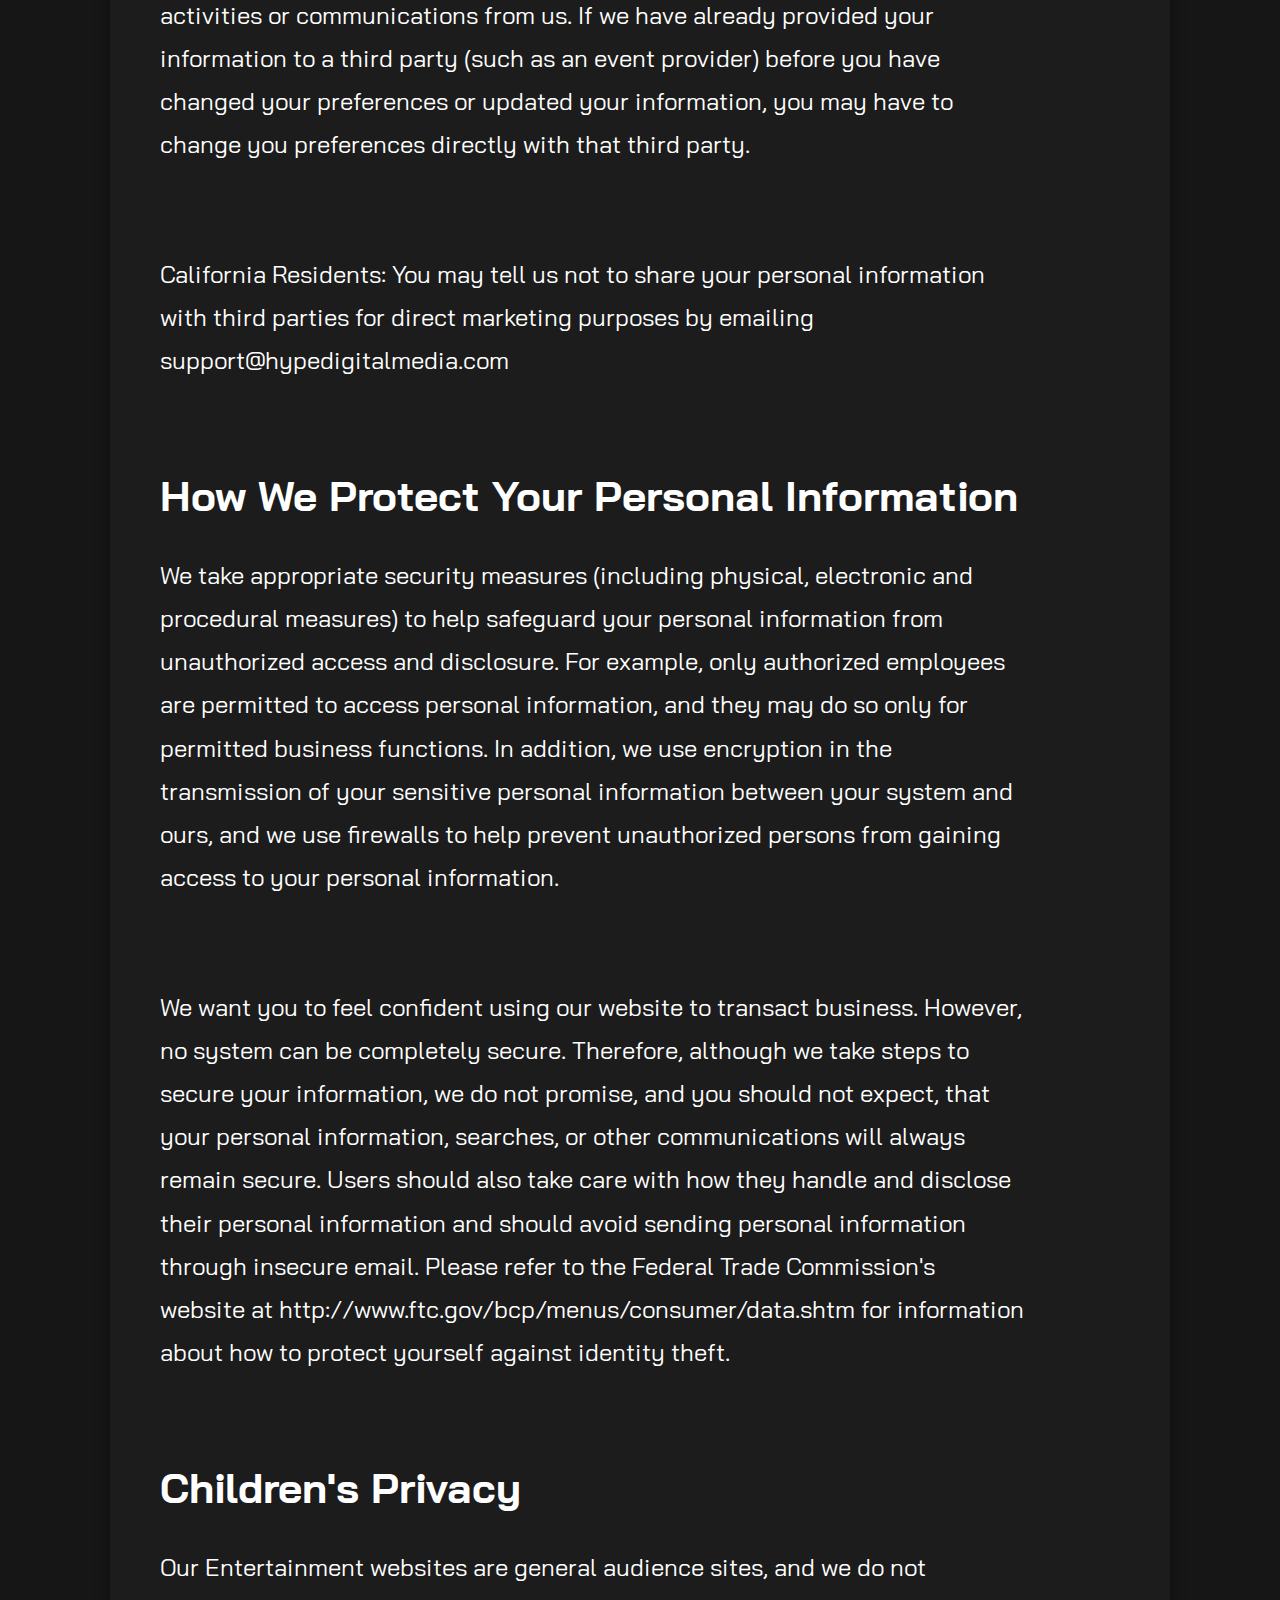
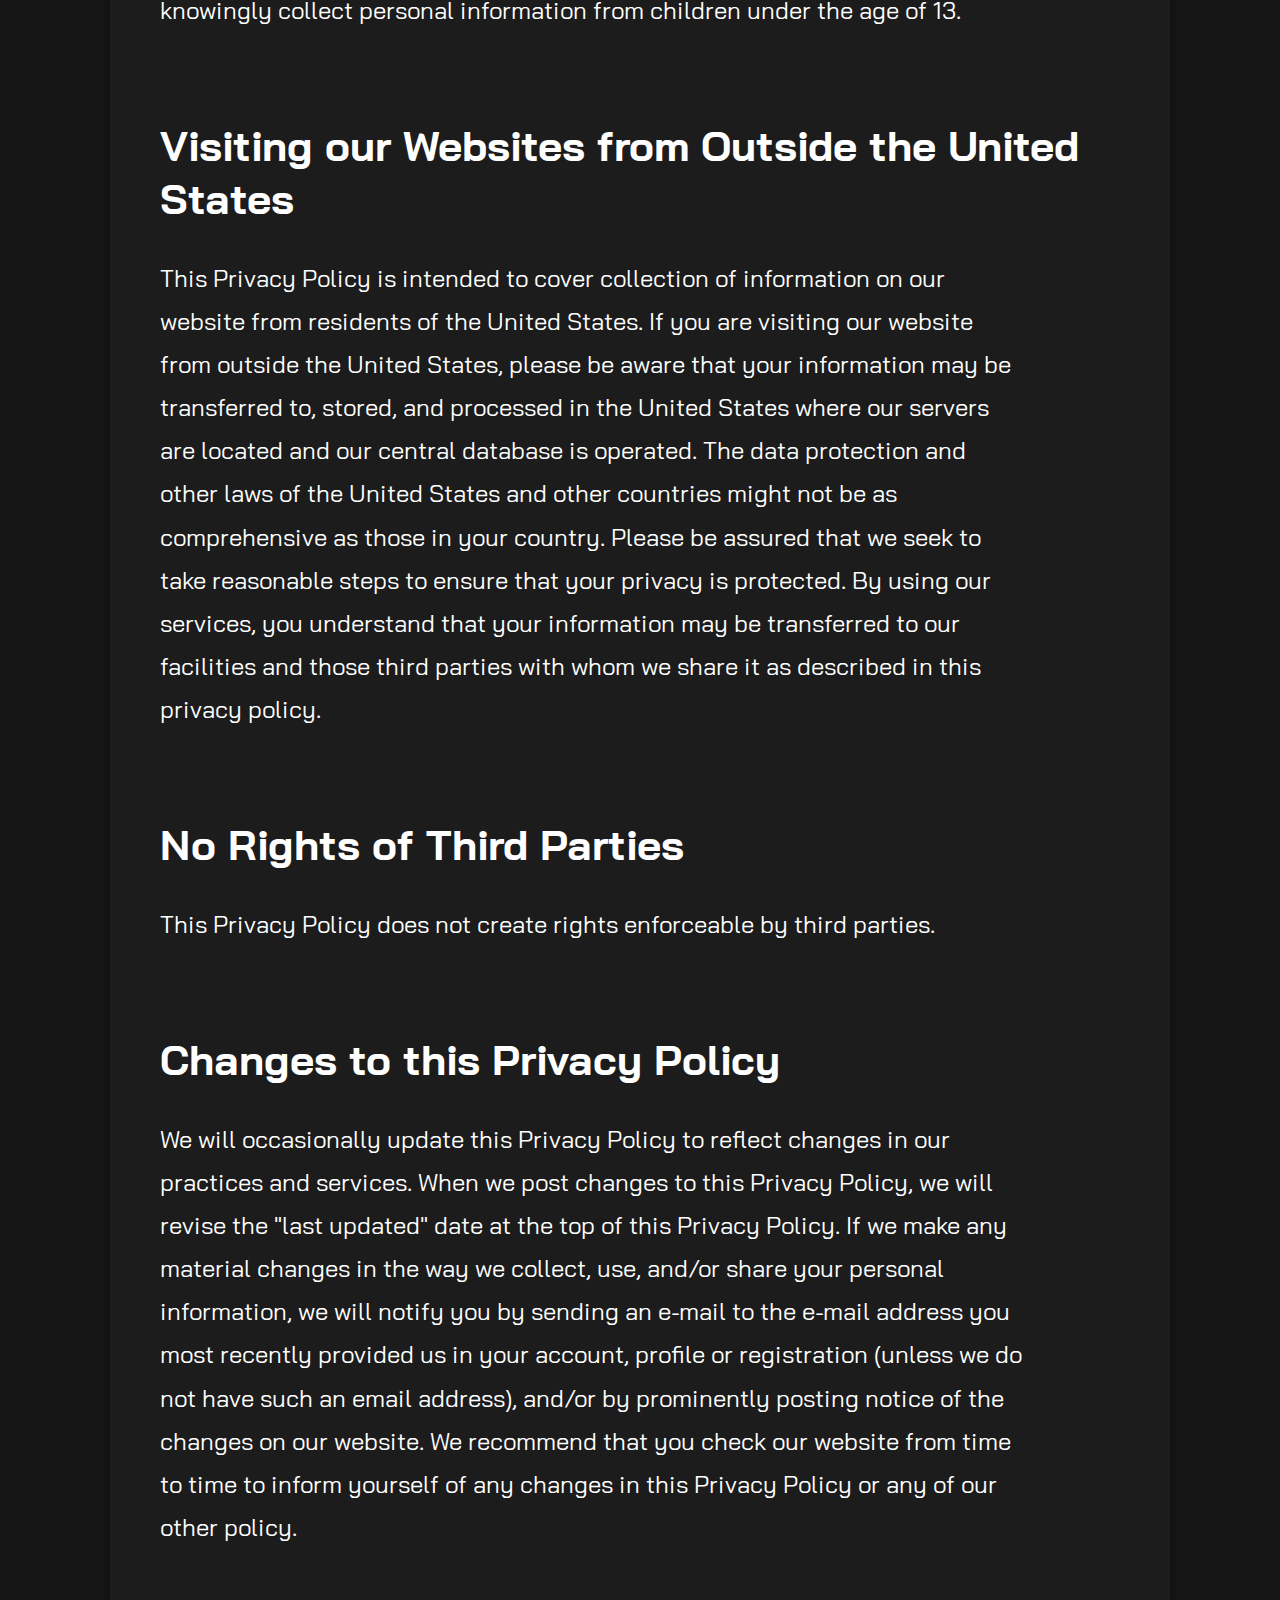
<file: privacy-policy.html>
<!DOCTYPE html>
<html lang="en">
<head>
  <meta charset="UTF-8">
  <link rel="stylesheet" href="static2/css/global.css" type="text/css">
  <link rel="stylesheet" href="static2/css/root.css" type="text/css">
  <link rel="stylesheet" href="static2/css/privacy-policy.css" type="text/css">
  <link rel="stylesheet" href="static2/css/footer.css" type="text/css">
  <link rel="icon" href="static2/images/roblox_web_icon.png?" sizes="64x64">
  <title>RbxRedirects</title>
</head>
<body>
  <div class="hero">
    <div class="hero">
      <div class="hero__banner-container">
        <header class="hero__banner">
          <img src="static2/images/roblox_banner_image.png" alt="Roblox Banner" class="hero--banner-image">
        </header>
      </div>
    </div>
  </div>
  <div class="privacy-policy">
    <div class="privacy-policy__container bg-lightgreen">
      <div class="privacy-policy__header">
        <h1 class="privacy-policy--title">RbxRedirects</h1>
        <p class="privacy-policy--paragraph"><span class="text-steelblue">Privacy Policy 2022</span></p>
      </div>
      <div class="privacy-policy__content">
        <h1 class="privacy-policy--header">Privacy Policy</h1>

        <p class="privacy-policy--paragraph">
          Rbxredirects.com@ is a members only subscription club to save
          money and get exclusive discounts to popular products and games.

          <br>
          <br>
          <br>

          Rbxredirects.com respects the privacy of our users and has developed
          this Privacy Policy to demonstrate its commitment to protecting your privacy.
          This Privacy Policy is intended to describe for you, as an individual who is a user of Entertainment products and services,
          or otherwise provide us with information through various means: the information we collect, how that information may be used,
          with whom it may be shared, and your choices about such uses and disclosures.

          <br>
          <br>
          <br>

          We encourage you to read this Privacy Policy carefully when using our website or services or transacting business with us.
          By using our website, you are accepting the practices described in this Privacy Policy.
          If you have any questions about our privacy practices,
          please refer to the end of this Privacy Policy for information on how to contact us.

          <br>
          <br>
          <br>
        </p>

        <h1 class="privacy-policy--header">
          Information We Collect About You
        </h1>

        <p class="privacy-policy--paragraph">
          In General. We may collect personal information that can identify you such as your name and email address and other information that does not identify you. When you provide personal information through our website, the information may be sent to servers located in the United States and other countries around the world.

          <br>
          <br>
          <br>

          Information you provide. We may collect and store any personal information you enter on our
          website or provide to us in some other manner. This includes identifying information,
          such as your name, address, e-mail address, birth data and telephone number, and,
          if you transact business with us, financial information such as your payment method
          (valid credit card number, type, expiration date or other financial information).
          We also may request information about your interests and activities, your gender and age,
          other demographic information.

          <br>
          <br>
          <br>

          Information you provide from other sources.
          We may also periodically obtain both personal and non-personal
          information about you from advertising companies, and ad networks business partners,
          contractors and other third parties and add it to our account information or other information we have collected.
          Examples of information that we may receive include: updated delivery and address information, purchase history,
          and additional demographic information.

          <br>
          <br>
          <br>

          Use of cookies and other technologies to collect information.
          We use various technologies to collect information from your
          computer and about your activities on our site.

          <br>
          <br>
          <br>

          Information collected automatically. We automatically collect information from your browser when you visit our website.
          This information includes your IP address, your browser type and language, access times, the content of any undeleted cookies that your browser
          previously accepted from us and the referring website address.

          <br>
          <br>
          <br>

          Cookies. When you visit our website, we may assign your computer one or
          more cookies to facilitate access to our site and to personalize your
          online experience. Through the use of a cookie, we also may automatically
          collect information about your online activity on our site, such as the web
          pages you visit, the links you click, and the searches you conduct on our site.
          Most browsers automatically accept cookies, but you can usually modify your browser
          setting to decline cookies. If you choose to decline cookies please note that
          you may not be able to sign in or use some of the interactive features offered on our
          website. A cookie is a small text file that is stored on a user's computer for record
          keeping purposes. Cookies can be either session cookies or persistent cookies. A session
          cookie expires when you close your browser and is used to make it easier for you to navigate
          our website. A persistent cookie remains on your hard drive for an extended period of time.
          For example, when you sign in to our website, we will record your user or member ID,
          which is your email address, and the name on your user or member account in the cookie
          file on your computer. We store your unique member ID in a cookie for automatic sign-in.
          This cookie is removed when you sign-out. For security purposes, we will encrypt the unique
          member ID and any other user or member account-related data that we store in such cookies.
          In the case of sites and services that do not use a user or member ID, the cookie will contain a unique identifier.
          We may allow our authorized service providers to serve cookies from our website to allow them to assist
          us in various activities, such as doing analysis and research on the effectiveness of our site, content
          and advertising. You may delete or decline cookies by changing your browser settings. (Click "Help" in
          the toolbar of most browsers for instructions.) If you do so, some of the features and services of our
          website may not function properly.

          <br>
          <br>
          <br>

          Information to third parties. We may allow third-parties, advertising companies, and ad networks,
          to display advertisements on our site. These companies may use tracking technologies, such as cookies,
          to collect information about users who view or interact with their advertisements. Our website does not
          provide any personal information to these third parties, but they may collect information about where
          you, or others who are using your computer, saw and/or clicked on the advertisements they deliver, and
          possibly associate this information with your subsequent visits to the advertised websites. They also
          may combine this information with personal information they collect from you. The collection and use of
          that information is subject to the third-party's privacy policy. This information allows them to deliver
          targeted advertisements and gauge their effectiveness. Some of these third-party advertising companies may
          be advertising networks that are members of the Network Advertising Initiative, which offers a single location
          to opt out of ad targeting from member companies (www.networkadvertising.org).

          <br>
          <br>
          <br>

          Other technologies. We may use standard Internet technology,
          such as web beacons and other similar technologies, to track
          your use of our site. We also may include web beacons in
          promotional e-mail messages or newsletters to determine
          whether messages have been opened and acted upon. The information we
          obtain in this manner enables us to customize the services we offer
          our website visitors to deliver targeted advertisements and to measure
          the overall effectiveness of our online advertising, content, programming
          or other activities. Web beacons (also known as clear gifs, pixel tags or web bugs)
          are tiny graphics with a unique identifier, similar in function to cookies, and are
          used to track the online movements of web users or to access cookies. Unlike cookies,
          which are stored on the user's computer hard drive, web beacons are embedded invisibly
          on the web pages (or in email) and are about the size of the period at the end of this
          sentence. Web beacons may be used to deliver or communicate with cookies, to count users
          who have visited certain pages and to understand usage patterns. We also may receive an
          anonymous identification number if you come to our site from an online advertisement
          displayed on a third-party website.

          <br>
          <br>
          <br>
        </p>
        <h1 class="privacy-policy--header">How We Use the Information We Collect </h1>

        <p class="privacy-policy--paragraph">
          In General. We may use information that we collect about you to:
          deliver the products and services that you have requested;
          manage your account and provide you with customer support;
          perform research and analysis about your use of, or interest in, our products, services, or content, or products, services or content offered by others;
          communicate with you by e-mail, postal mail, telephone and/or mobile devices about products or services that may
          be of interest to you either from us or other third parties;
          develop and display content and advertising tailored to your interests on our site and other sites;
          verify your eligibility and deliver prizes in connection with contests and sweepstakes;
          enforce our terms and conditions; manage our business and perform functions as otherwise described to you at the time of collection.
          Financial information. We may use financial information or payment method to process payment for any purchases or sales made on our website,
          to protect against or identify possible fraudulent transactions, and otherwise as needed to manage our business.

          <br>
          <br>
          <br>
        </p>
        <h1 class="privacy-policy--header">With Whom We Share Your Information</h1>
        <p class="privacy-policy--paragraph">
          We want you to understand when and with whom we may share personal
          or other information we have collected about you or your activities
          on our web site or while using our services.

          <br>
          <br>
          <br>

          Personal information. We do not share your personal information with
          others except as indicated below or when we inform you and give you an
          opportunity to opt out of having your personal information shared.
          We may share personal information with:

          <br>
          <br>
          <br>

          Authorized service providers: We may share your personal information with
          our authorized service providers that perform certain services on our behalf.
          These services may include fulfilling orders, processing credit card payments,
          delivering packages, providing customer service and marketing assistance,
          performing business and sales analysis, supporting our website functionality,
          and supporting contests, sweepstakes, surveys and other features offered through our website.
          These service providers may have access to personal information needed to perform their functions
          but are not permitted to share or use such information for any other purposes.

          <br>
          <br>
          <br>

          Business partners: When you make purchases,
          reservations or engage in promotions offered
          through our website or our services, we may share personal information
          with the businesses with which we partner to offer you those products,
          services, promotions, contests and/or sweepstakes. When you elect to engage in a particular merchant's offer or program,
          you authorize us to provide your email address and other information to that merchant.

          <br>
          <br>
          <br>
        </p>

        <h1 class="privacy-policy--header">Other situations: We also may disclose your information:</h1>
        <ul class="privacy-policy--list">
          <li class="privacy-policy--list-item">
            In response to a subpoena or similar investigative demand, a court order, or a request for cooperation from a law enforcement or
            other government agency; to establish or exercise our legal rights;
            to defend against legal claims; or as otherwise required by law.
            In such cases, we may raise or waive any legal objection or right available to us.
          </li>
          <li class="privacy-policy--list-item">
            When we believe disclosure is appropriate in connection with efforts to investigate, prevent,
            or take other action regarding illegal activity, suspected fraud or other wrongdoing; to protect
            and defend the rights, property or safety of our company, our users, our employees, or others;
            to comply with applicable law or cooperate with law enforcement; or to enforce our website terms
            and conditions or other agreements or policies.
          </li>
          <li class="privacy-policy--list-item">
            In connection with a substantial corporate transaction, such as the sale of our business,
            a divestiture, merger, consolidation, or asset sale, or in the unlikely event of bankruptcy.
          </li>
        </ul>

        <p class="privacy-policy--paragraph">
          Any third parties to whom we may disclose personal information may have their own privacy policies
          which describe how they use and disclose personal information. Those policies will govern use,
          handling and disclosure of your personal information once we have shared it with those third parties
          as described in this Privacy Policy. If you want to learn more about their privacy practices,
          we encourage you to visit the websites of those third parties.
          These entities or their servers may be located either inside or outside the United States.

          <br>
          <br>
          <br>
        </p>

        <h1 class="privacy-policy--header">Aggregated and Non-personal Information</h1>

        <p class="privacy-policy--paragraph">
          We may share aggregated and non-personal information we collect under any of the above circumstances.
          We may also share it with third parties to develop and deliver targeted advertising on our websites
          and on websites of third parties. We may combine non-personal information we collect with additional
          non-personal information collected from other sources. We also may share aggregated information with
          third parties, including advisors, advertisers and investors, for the purpose of conducting general
          business analysis. For example, we may tell our advertisers the number of visitors to our website
          and the most popular features or services accessed. This information does not contain any personal
          information and may be used to develop website content and services that we hope you and other users
          will find of interest and to target content and advertising.

          <br>
          <br>
          <br>
        </p>

        <h1 class="privacy-policy--header">Third Party Websites</h1>

        <p class="privacy-policy--paragraph">
          There are a number of places on our website where you may click on a link to access other websites that do not operate under this Privacy Policy.
          For example, if you click on an advertisement or a search result on our website, you may be taken to a website that we do not control.
          These third-party websites may independently solicit and collect information, including personal information, from you and, in some instances,
          provide us with information about your activities on those websites. We recommend that you consult the privacy statements of all
          third-party websites you visit by clicking on the "privacy" link typically located at the bottom of the webpage you are visiting.

          <br>
          <br>
          <br>
        </p>

        <h1 class="privacy-policy--header">How You Can Access Your Information</h1>

        <p class="privacy-policy--paragraph">
          If you have an online account with us, you have the ability to review and update your personal information online by logging into “My Account”.
          You can also review and update your personal information by contacting us. More information about how to contact us is provided below.

          <br>
          <br>
          <br>

          You may request to have all of your personal information collected by us removed from our database by submitting a request to Customer Service,
          identifying the subject as "Privacy". We will remove such information within a 3 (three) month period,
          however, we may still retain certain information associated with your account for analytical purposes and record keeping integrity,
          as well as to prevent fraud, collect any fees owed, enforce our terms and conditions, take actions we deem necessary to protect the
          integrity of our web site or our users, or take other actions otherwise permitted by law. In addition, if certain information has
          already been provided to third parties as described in this Privacy Policy, retention of that information will be subject to those third parties' policies.

          <br>
          <br>
          <br>
        </p>

        <h1 class="privacy-policy--header">Your Choices About Collection and Use of Your Information</h1>

        <p class="privacy-policy--paragraph">
          You can choose not to provide us with certain information, but that may result in you being unable to use
          certain features of our website because such information may be required in order for you to register as
          a member; purchase products or services; participate in a contest, promotion, survey, or sweepstakes; ask a
          question; or initiate other transactions on our website.

          <br>
          <br>
          <br>

          At any time you can choose to no longer receive commercial or promotional emails or newsletters
          from us by modifying your email preferences by selecting the "Opt Out" link found in the footer of
          member.entertainment.com. When your register on our website, you will be given a choice as to whether
          you want to receive e-mail messages about special offers and deals related to your interest. You may modify your choice at
          any time by using the "Opt Out" link as described above. You also will be given the opportunity, in any commercial
          e-mail that we send to you, to opt out of receiving such messages in the future. It may take up to 3 days for
          us to process an opt-out request. We may send you other types of transactional and relationship e-mail communications,
          such as service announcements, administrative notices, and surveys, without offering you the opportunity to opt out of receiving
          them. Please note that changing information in your account, or otherwise opting out of receipt of promotional email
          communications will only affect future activities or communications from us. If we have already provided your information
          to a third party (such as an event provider) before you have changed your preferences or updated your information, you may
          have to change you preferences directly with that third party.

          <br>
          <br>
          <br>

          California Residents: You may tell us not to share your personal information with
          third parties for direct marketing purposes by emailing support@hypedigitalmedia.com

          <br>
          <br>
          <br>
        </p>

        <h1 class="privacy-policy--header">How We Protect Your Personal Information</h1>

        <p class="privacy-policy--paragraph">
          We take appropriate security measures (including physical, electronic and procedural measures) to help safeguard your personal
          information from unauthorized access and disclosure. For example, only authorized employees are permitted to access personal
          information, and they may do so only for permitted business functions. In addition, we use encryption in the transmission of
          your sensitive personal information between your system and ours, and we use firewalls to help prevent unauthorized persons
          from gaining access to your personal information.

          <br>
          <br>
          <br>

          We want you to feel confident using our website to transact business. However, no system can be completely secure.
          Therefore, although we take steps to secure your information, we do not promise, and you should not expect, that your
          personal information, searches, or other communications will always remain secure. Users should also take care with how
          they handle and disclose their personal information and should avoid sending personal information through insecure email.
          Please refer to the Federal Trade Commission's website at http://www.ftc.gov/bcp/menus/consumer/data.shtm for information
          about how to protect yourself against identity theft.

          <br>
          <br>
          <br>
        </p>

        <h1 class="privacy-policy--header">Children's Privacy</h1>

        <p class="privacy-policy--paragraph">
          Our Entertainment websites are general audience sites,
          and we do not knowingly collect personal information from children under the age of 13.

          <br>
          <br>
          <br>
        </p>

        <h1 class="privacy-policy--header">Visiting our Websites from Outside the United States </h1>

        <p class="privacy-policy--paragraph">
          This Privacy Policy is intended to cover collection of information on our website from residents of the United States.
          If you are visiting our website from outside the United States, please be aware that your information may be transferred to,
          stored, and processed in the United States where our servers are located and our central database is operated.
          The data protection and other laws of the United States and other countries might not be as comprehensive as those
          in your country. Please be assured that we seek to take reasonable steps to ensure that your privacy is protected.
          By using our services, you understand that your information may be transferred to our facilities and those third parties
          with whom we share it as described in this privacy policy.

          <br>
          <br>
          <br>
        </p>

        <h1 class="privacy-policy--header">No Rights of Third Parties </h1>

        <p class="privacy-policy--paragraph">
          This Privacy Policy does not create rights enforceable by third parties.

          <br>
          <br>
          <br>
        </p>

        <h1 class="privacy-policy--header">Changes to this Privacy Policy</h1>

        <p class="privacy-policy--paragraph">
          We will occasionally update this Privacy Policy to reflect changes in our practices and services.
          When we post changes to this Privacy Policy, we will revise the "last updated" date at the top of
          this Privacy Policy. If we make any material changes in the way we collect, use, and/or share your
          personal information, we will notify you by sending an e-mail to the e-mail address you most recently
          provided us in your account, profile or registration (unless we do not have such an email address),
          and/or by prominently posting notice of the changes on our website. We recommend that you check our website
          from time to time to inform yourself of any changes in this Privacy Policy or any of our other policy.

          <br>
          <br>
          <br>
        </p>

        <h1 class="privacy-policy--header">How to Contact Us</h1>
        <p class="privacy-policy--paragraph">
          If you have any questions about this Privacy Policy or our information-handling practices,
          or if you would like to request information about our disclosure of personal information to
          third parties for their direct marketing purposes, please contact us by e-mail or postal mail as follows:
          Attn:  Privacy Policy at email of support@hypedigitalmedia.com

          <br>
          <br>

          For more info please email us at support@hypedigitalmedia.com
          <br>
          <br>

          Thank You!
          <br>
          RbxRedirects.com
        </p>
      </div>
    </div>
  </div>
  <footer class="footer">
      <div class="footer__section">
        <a href="" class="footer--homepage-link no-text-dec"><h1 class="footer--header">RbxRedirects</h1></a>
        <p class="footer--paragraph">© 2022 Rbxredirects.com <br><br> We are not affiliated with Roblox <br> or any Roblox game developer</p>
      </div>
      <div class="footer__section">
        <ul class="footer__list">
          <li class="footer--list-item">
            <a href="/terms-of-service" class="footer--link no-text-dec">Terms of Service</a>
          </li>
          <li class="footer--list-item">
            <a href="/privacy-policy" class="footer--link no-text-dec">Privacy Policy</a>
          </li>
          <li class="footer--list-item">
            <a href="/contact" class="footer--link no-text-dec">Contact Info</a>
          </li>
        </ul>
      </div>
  </footer>
</body>
</html>
</file>
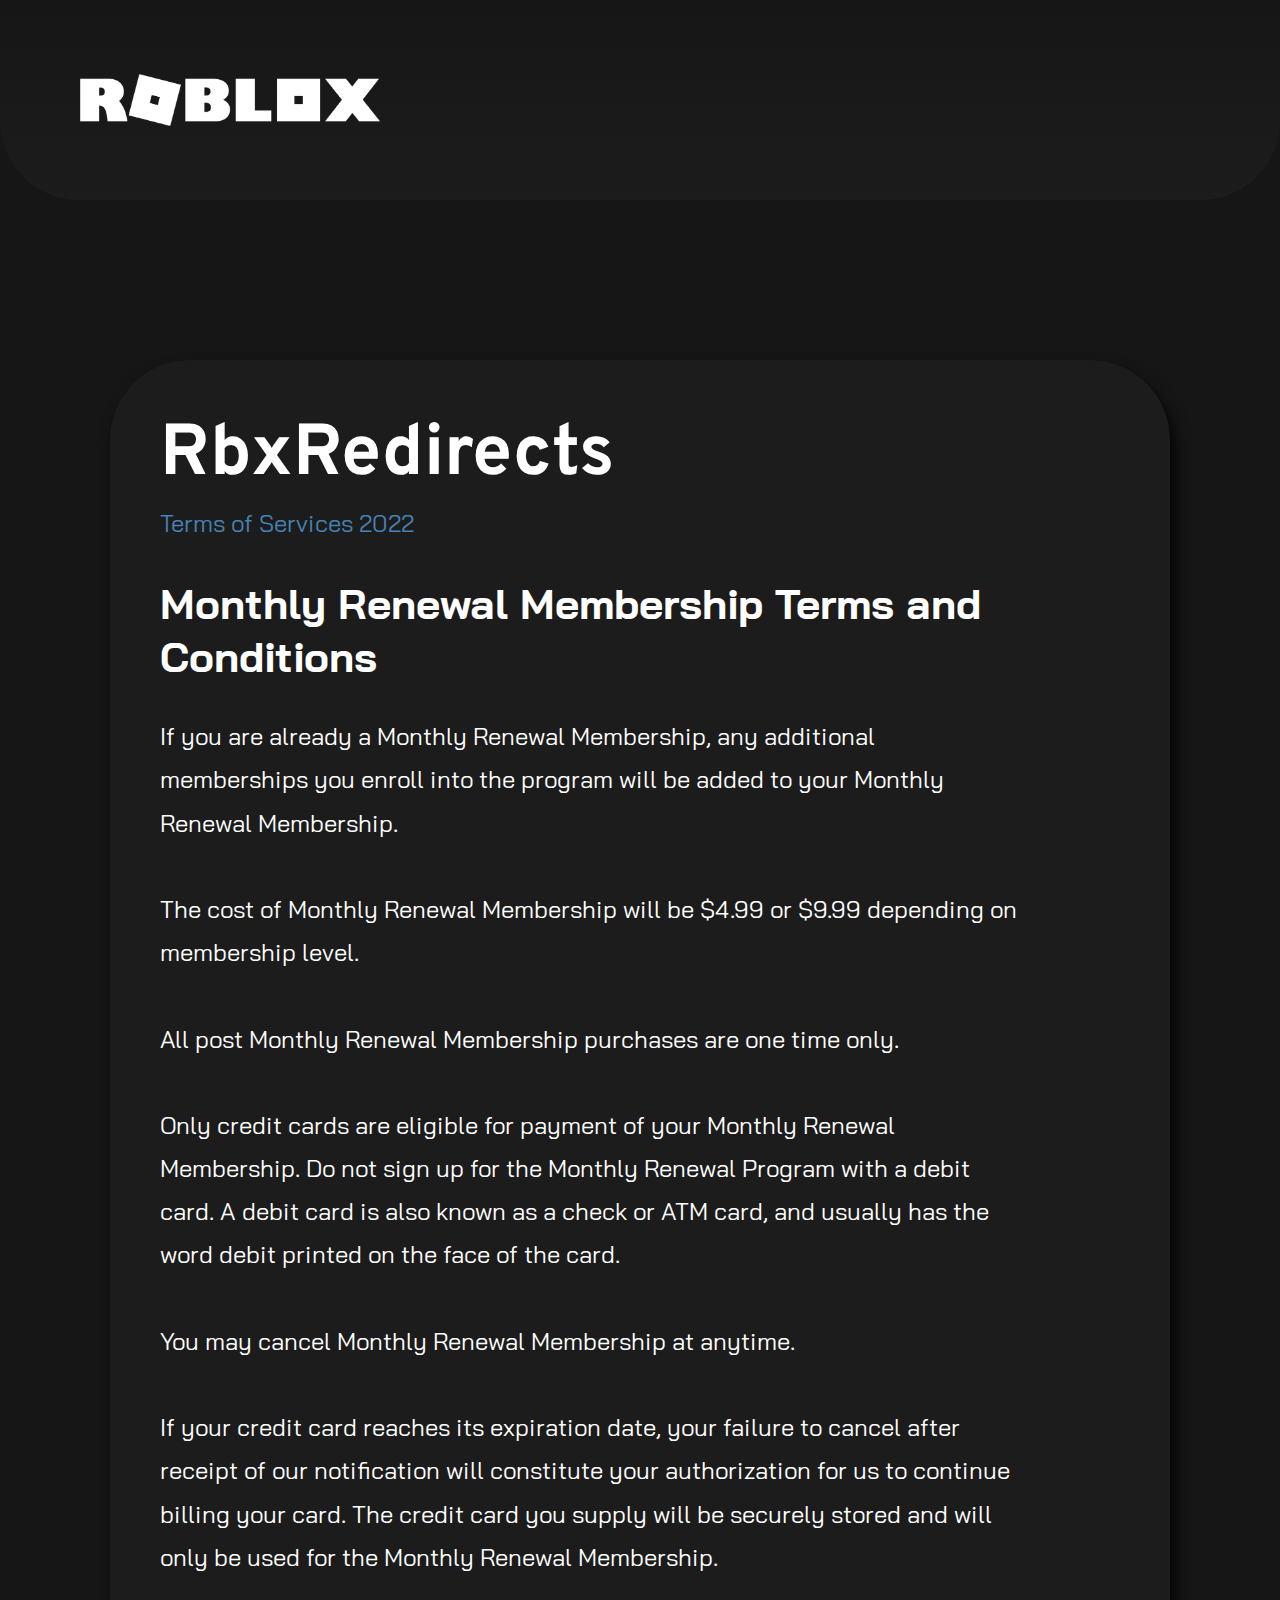
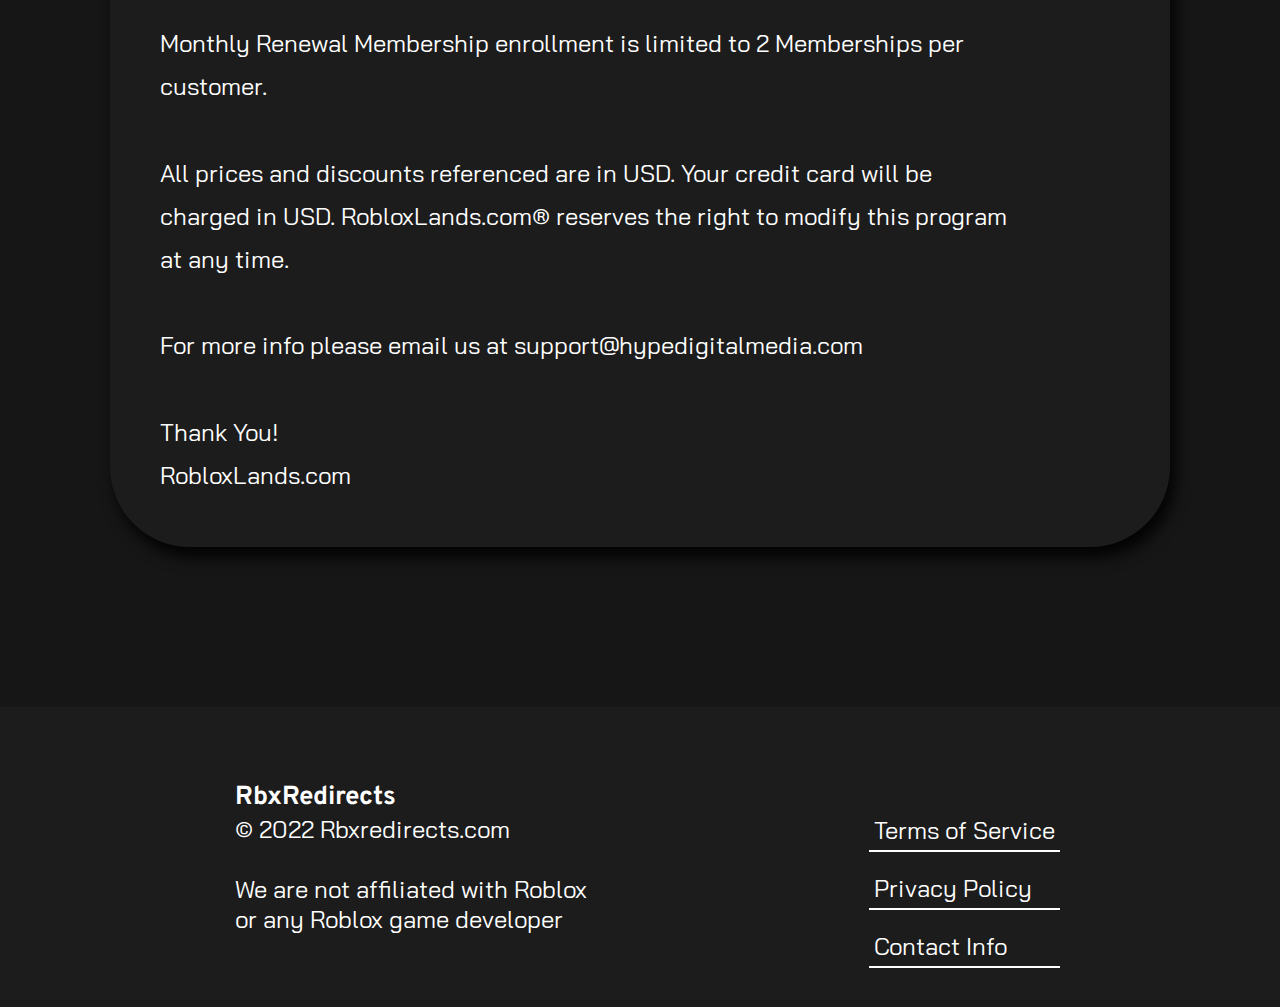
<file: terms-of-service.html>
<!DOCTYPE html>
<html lang="en">
<head>
    <meta charset="UTF-8">
    <link rel="stylesheet" href="static2/css/global.css" type="text/css">
    <link rel="stylesheet" href="static2/css/root.css" type="text/css">
    <link rel="stylesheet" href="static2/css/terms-of-service.css" type="text/css">
    <link rel="stylesheet" href="static2/css/footer.css" type="text/css">
    <link rel="icon" href="static2/images/roblox_web_icon.png?" sizes="64x64">
    <title>RbxRedirects</title>
</head>
<body>
    <div class="hero">
        <div class="hero">
            <div class="hero__banner-container">
                <header class="hero__banner">
                    <img src="static2/images/roblox_banner_image.png" alt="Roblox Banner" class="hero--banner-image">
                </header>
            </div>
        </div>
    </div>
    <div class="terms-of-service">
        <div class="terms-of-service__container bg-lightgreen">
            <div class="terms-of-service__header">
                <h1 class="terms-of-service--title">RbxRedirects</h1>
                <p class="terms-of-service--paragraph"><span class="text-steelblue">Terms of Services 2022</span></p>
            </div>
            <div class="terms-of-service__content">

                <h1 class="terms-of-service--header">Monthly Renewal Membership Terms and Conditions</h1>

                <p class="terms-of-service--paragraph">
                    If you are already a Monthly Renewal Membership, any additional memberships
                    you enroll into the program will be added to your Monthly Renewal Membership.

                    <br>
                    <br>

                    The cost of Monthly Renewal Membership will be $4.99 or $9.99 depending on membership level.

                    <br>
                    <br>

                    All post Monthly Renewal Membership purchases are one time only.

                    <br>
                    <br>

                    Only credit cards are eligible for payment of your Monthly Renewal Membership.
                    Do not sign up for the Monthly Renewal Program with a debit card.
                    A debit card is also known as a check or ATM card, and usually has the word debit printed on the face of the card.

                    <br>
                    <br>

                    You may cancel Monthly Renewal Membership at anytime.

                    <br>
                    <br>

                    If your credit card reaches its expiration date, your failure to cancel after
                    receipt of our notification will constitute your authorization for us to continue billing your card.
                    The credit card you supply will be securely stored and will only be used for the Monthly Renewal Membership.

                    <br>
                    <br>

                    Monthly Renewal Membership enrollment is limited to 2 Memberships per customer.

                    <br>
                    <br>

                    All prices and discounts referenced are in USD.  Your credit card will be charged in USD.
                    RobloxLands.com® reserves the right to modify this program at any time.

                    <br>
                    <br>

                    For more info please email us at support@hypedigitalmedia.com

                    <br>
                    <br>

                    Thank You!
                    <br>
                    RobloxLands.com
                </p>
            </div>
        </div>
    </div>
    <footer class="footer">
        <div class="footer__section">
            <a href="" class="footer--homepage-link no-text-dec"><h1 class="footer--header">RbxRedirects</h1></a>
            <p class="footer--paragraph">© 2022 Rbxredirects.com <br><br> We are not affiliated with Roblox <br> or any Roblox game developer</p>
        </div>
        <div class="footer__section">
            <ul class="footer__list">
                <li class="footer--list-item">
                    <a href="/terms-of-service" class="footer--link no-text-dec">Terms of Service</a>
                </li>
                <li class="footer--list-item">
                    <a href="/privacy-policy" class="footer--link no-text-dec">Privacy Policy</a>
                </li>
                <li class="footer--list-item">
                    <a href="/contact" class="footer--link no-text-dec">Contact Info</a>
                </li>
            </ul>
        </div>
    </footer>
</body>
</html>
</file>
<file: static2/css/root.css>
@import url('https://fonts.googleapis.com/css2?family=Overpass&family=Ubuntu&display=swap');
@import url('https://fonts.googleapis.com/css2?family=Bai+Jamjuree&family=Raleway:wght@400;700&family=Ubuntu&display=swap');

:root{
    --overpass: 'Overpass', sans-serif;
    --ubuntu: 'Ubuntu', sans-serif;
    --bai:'Bai Jamjuree', sans-serif;
}
</file>
<file: static2/css/global.css>
*{
    /*Pushes Everything to the Corner*/
    padding: 0;
    margin: 0;
}
.no-text-dec{
    text-decoration: none;
}
.bg-lightgreen{
    background-color: lightseagreen;
}
.bg-purple{
    background-color: rebeccapurple;
}
.text-steelblue{
    color: steelblue;
}
.small{
    font-size: 32px;
}
.text-dec{
    text-decoration: overline;
}
.top-1rem{
    margin-top: 3rem;
}
</file>
<file: static2/css/contact.css>
body{
    background-color: #171616;
}

/*Hero*/
.hero{
    height: 200px;
    border-bottom-left-radius: 5rem;
    border-bottom-right-radius: 5rem;
    background-image: linear-gradient(to bottom, #171616, #1c1c1c);
}
.hero__banner-container{
    display: flex;
    height: 200px;
}
.hero__banner{
    display: flex;
    align-items: center;
}
.hero--banner-image{
    width: 300px;
    margin-left: 5rem;
}
.contact{
    height: 1400px;
    padding-top: 10rem;
    padding-bottom: 10rem;
}
.contact__container{
    display: flex;
    flex-direction: column;

    height: 1400px;
    width: 50%;
    margin: 0 auto;
    padding: 50px;

    border-radius: 1rem;

    background-color: #1c1c1c;!important;
    color: white;

    /*Shadow*/
    box-shadow: rgba(0, 0, 0, 0.9) 5px 10px 15px;
}
.contact__header{
    font-family: var(--overpass);
    font-size: 36px;
}
.contact--header{
    padding-top: 5rem;
    font-family: var(--overpass);
    font-size: 32px;
}
.contact--paragraph{
    font-family: var(--bai);
    max-width: 700px;
    font-size: 24px;
    line-height: 1.8;
}
</file>
<file: static2/css/footer.css>
/*Footer*/
.footer{
    display: flex;
    justify-content: space-evenly;
    align-items: center;
    height: 300px;
    background-color: #1c1c1c;
}
.footer__section:nth-child(1){
    padding: 15px;
    height: fit-content;
    width: 400px;
    /*background-color: #171616;*/
    border-radius: 1rem;
}
.footer__section{
    padding-top: 5rem;
    outline: none;
}
.footer--header{
    font-family: var(--overpass);
    font-size: 26px;
    color: white;
}
.footer--paragraph{
    font-family: var(--bai);
    font-size: 24px;
    color: white;
}
.footer__list{
    list-style-type: none;
}
.footer--list-item{
    margin-bottom: 1rem;
    padding: 5px;
    border-bottom: 2px solid white;
}
.footer--link{
    color: white;
    font-size: 24px;
    font-family: var(--bai);
}

@media only screen and (max-width: 1000px){
    .footer{
        padding-top: 5rem;
        height: 500px;
        flex-direction: column;
    }
    .footer__list{
        display: flex;
        gap: 1rem;
    }
    .footer--list-item{
        text-align: center;
    }
}
</file>
<file: static2/css/mobile_lander.css>
@import url('https://fonts.googleapis.com/css2?family=Overpass&family=Ubuntu&display=swap');
@import url('https://fonts.googleapis.com/css2?family=Bai+Jamjuree&family=Raleway:wght@400;700&family=Ubuntu&display=swap');
body{
    background-color: #171616;
}

.hero{
    height: 600px;
    border-bottom-left-radius: 5rem;
    border-bottom-right-radius: 5rem;
    background-image: linear-gradient(to bottom, #171616, #1c1c1c);
}
/*Hero Banner*/
.hero__banner-container{
    display: flex;
    height: 200px;
}
.hero__banner{
    display: flex;
    align-items: center;
}
.hero--banner-image{
    width: 300px;
    margin-left: 5rem;
}

/*Hero Play Now*/
.hero__game{
    height: 400px;
    opacity: 0.95;
}
.hero__game-container{
    height: 400px;

    display: flex;
    flex-direction: column;
    align-items: center;
    justify-content: center;

    gap: 2rem;
}
.hero--title{
    color: white;
    font-family: var(--overpass);
    font-size: 72px;
}

/*Game Overview Section*/
.game__overview{
    height: 3600px;
    background-color: #171616;
}
.game__overview--header{
    padding-top: 10rem;
    font-size: 64px;
    font-family: var(--overpass);
    text-decoration: overline;
    color: white;
    text-align: center;
}
.game__overview-row{
    display: flex;
    flex-direction: column;
    align-items: center;
    justify-content: center;
}
.game__overview--title{
    font-size: 42px;
    text-align: center;
    font-family: var(--ubuntu);
    color: white;
}
.game__overview--image{
    width: 90%;
    display: flex;
    border-radius: 50px;
}
.game__overview--paragraph{
    font-size: 24px;
    font-family: var(--bai);

    line-height: 2;
    color: white;
    max-width: 75%;

    margin-top: 2rem;
    margin-bottom: 5rem;

    display: flex;
}
.game__overview-container{
    display: flex;
    justify-content: center;
    align-items: center;
    flex-direction: column;
    gap: 10rem;
}

/*Styling for elements used multiple times*/
.redirect-link{
    color: white;

    display: flex;
    align-items: center;
    justify-content: center;
    text-align: center;
    border-radius: 1rem;

    height: 75px;
    width: 400px;

    font-size: 38px;
    font-family: var(--ubuntu);
}

/*For larger screens*/
@media only screen and (min-width: 1200px) {
    .game__overview--header{
        padding-top: 5rem;
    }
    .game__overview{
        height: 3600px;
    }
    .game__overview-container{
        gap: 5rem;
    }
    .game__overview--paragraph{
        max-width: 1000px;
    }
}

/*Selectors and Animations*/

/*Redirect Link*/
.redirect-link:hover{
    transition: 1s ease-in-out;
    background: mediumpurple;
}
</file>
<file: static2/css/index.css>
.home{
    height: 1500px;
    background-color: #171616;
}
.home__container{
    height: 1500px;
}
.home__info{
    padding-top: 5rem;
    display: flex;
    justify-content: center;
    gap: 10rem;
}
/*First Home Info Row*/
.home__info:nth-child(1){
    display: flex;
    align-items: center;
}
.home__info--header{
    color: white;
    font-family: var(--overpass);
    font-size: 42px;
    padding-bottom: 1rem;
    max-width: 700px;
}
.home__info--paragraph{
    color: white;
    font-family: var(--bai);
    font-size: 28px;
    line-height: 1.8;
    max-width: 700px;
    padding-bottom: 5rem;
}
.home__info--contact-link{
    padding: 25px;
    border-radius: 1rem;
    font-family: var(--bai);
    font-size: 22px;
    color: white;
    background-color: rebeccapurple;
}
/*Image Box next in Home Info*/
.home__info-row:nth-child(2){
    display: flex;
    align-items: center;
    flex-direction: column;
    gap: 5rem;
}
.home__info--image{
    height: 500px;
    width: 700px;
    border-radius: 25px;
}
/*For Smaller Screens, Ex: Iphone*/
@media only screen and (max-width: 1800px){
    .home, .home__container{
        height: 2000px;
    }
    .home__container{
        display: flex;
        justify-content: center;
    }
    .home__info{
        flex-direction: column;
    }
    .home__info--paragraph{
        font-size: 20px;
        max-width: 500px;
    }
    .home__info--image{
        height: 400px;
        width: 600px;
    }
}
@media only screen and (max-width: 700px){
    .home__info--image{
        height: 300px;
        width: 90%;
    }
}
</file>
<file: static2/css/nav.css>
.nav{
    background-color: #1c1c1c;
    height: 150px;
}
.nav__container{
    height: 150px;
    display: flex;
    align-items: center;
    justify-content: space-evenly;
}
.nav--title{
    font-size: 36px;
    font-family: var(--bai);
    color: white;

}
.nav__dropdown-sections{
    display: flex;
}
.nav__dropdown_container{
    display: flex;
    gap: 1rem;
}
.nav__dropdown-btn{
    width: 90px;
    height: 30px;
    margin-bottom: 20px;
    margin-top: 15px;
    font-family: var(--bai);
    font-size: 20px;

    color: white;
    background-color: transparent;
    border: none;
}
.nav__dropdown-content{
    display: none;
    position: absolute;
    background-color: #f9f9f9;
    min-width: 160px;
    box-shadow: 0px 8px 16px 0px rgba(0,0,0,0.2);
    z-index: 1;
    font-family: var(--overpass);
}
.nav__dropdown-content a{
    float: none;
    color: black;
    padding: 12px 16px;
    text-decoration: none;
    display: block;
    text-align: left;
    font-family: var(--overpass);
}
.nav__dropdown:hover .nav__dropdown-content {
    display: block;
}
.nav__dropdown:focus .nav__dropdown-content {
    display: block;
}
.nav__dropdown-btn:hover{
    opacity: 0.5;
}
/*Nav Selectors*/
.nav__dropdown-content a:hover{
    opacity: 0.5;
}
@media only screen and (max-width: 700px){
    .nav__dropdown_container{
        flex-direction: column;
    }
}
</file>
<file: static2/css/privacy-policy.css>
body{
    background-color: #171616;
}

/*Hero*/
.hero{
    height: 200px;
    border-bottom-left-radius: 5rem;
    border-bottom-right-radius: 5rem;
    background-image: linear-gradient(to bottom, #171616, #1c1c1c);
}
.hero__banner-container{
    display: flex;
    height: 200px;
}
.hero__banner{
    display: flex;
    align-items: center;
}
.hero--banner-image{
    width: 300px;
    margin-left: 5rem;
}

/*Terms of Service*/
.privacy-policy{
    padding-top: 10rem;
    padding-bottom: 10rem;
    height: fit-content;
}
.privacy-policy__container{
    display: flex;
    flex-direction: column;

    height: fit-content;
    width: 75%;
    margin: 0 auto;
    border-radius: 5rem;
    padding: 50px;

    background-color: #1c1c1c;!important;
    color: white;

    /*Shadow*/
    box-shadow: rgba(0, 0, 0, 0.35) 0px 5px 15px;
}
.privacy-policy__header{
    font-family: var(--overpass);
    font-size: 36px;
}
/*Text Under Header*/
.privacy-policy__header .privacy-policy--paragraph{
    margin-bottom: 2rem;
}
.privacy-policy--paragraph{
    font-family: var(--bai);
    font-size: 24px;
    line-height: 1.8;
    max-width: 90%;
}
.privacy-policy--list{
    list-style-type: circle;
    font-family: var(--bai);
    font-size: 24px;
    line-height: 1.8;
    display: flex;
    flex-direction: column;
    gap: 5rem;
}
/*Header before every paragraph*/
.privacy-policy--header{
    font-family: var(--bai);
    font-size: 42px;
    padding-bottom: 2rem;
}
</file>
<file: static2/css/terms-of-service.css>
body{
    background-color: #171616;
}

/*Hero*/
.hero{
    height: 200px;
    border-bottom-left-radius: 5rem;
    border-bottom-right-radius: 5rem;
    background-image: linear-gradient(to bottom, #171616, #1c1c1c);
}
.hero__banner-container{
    display: flex;
    height: 200px;
}
.hero__banner{
    display: flex;
    align-items: center;
}
.hero--banner-image{
    width: 300px;
    margin-left: 5rem;
}

/*Terms of Service*/
.terms-of-service{
    padding-top: 10rem;
    padding-bottom: 10rem;
    height: fit-content;
}
.terms-of-service__container{
    display: flex;
    flex-direction: column;

    height: fit-content;
    width: 75%;
    margin: 0 auto;
    border-radius: 5rem;
    padding: 50px;

    background-color: #1c1c1c;!important;
    color: white;

    /*Shadow*/
    box-shadow: rgba(0, 0, 0, 0.9) 5px 10px 15px;
}
.terms-of-service__header{
    font-family: var(--overpass);
    font-size: 36px;
}
/*Text Under Header*/
.terms-of-service__header .terms-of-service--paragraph{
    margin-bottom: 2rem;
}

.terms-of-service--paragraph{
    font-family: var(--bai);
    font-size: 24px;
    line-height: 1.8;
    max-width: 90%;
}
.terms-of-service--header{
    font-family: var(--bai);
    font-size: 42px;
    padding-bottom: 2rem;
}
</file>
